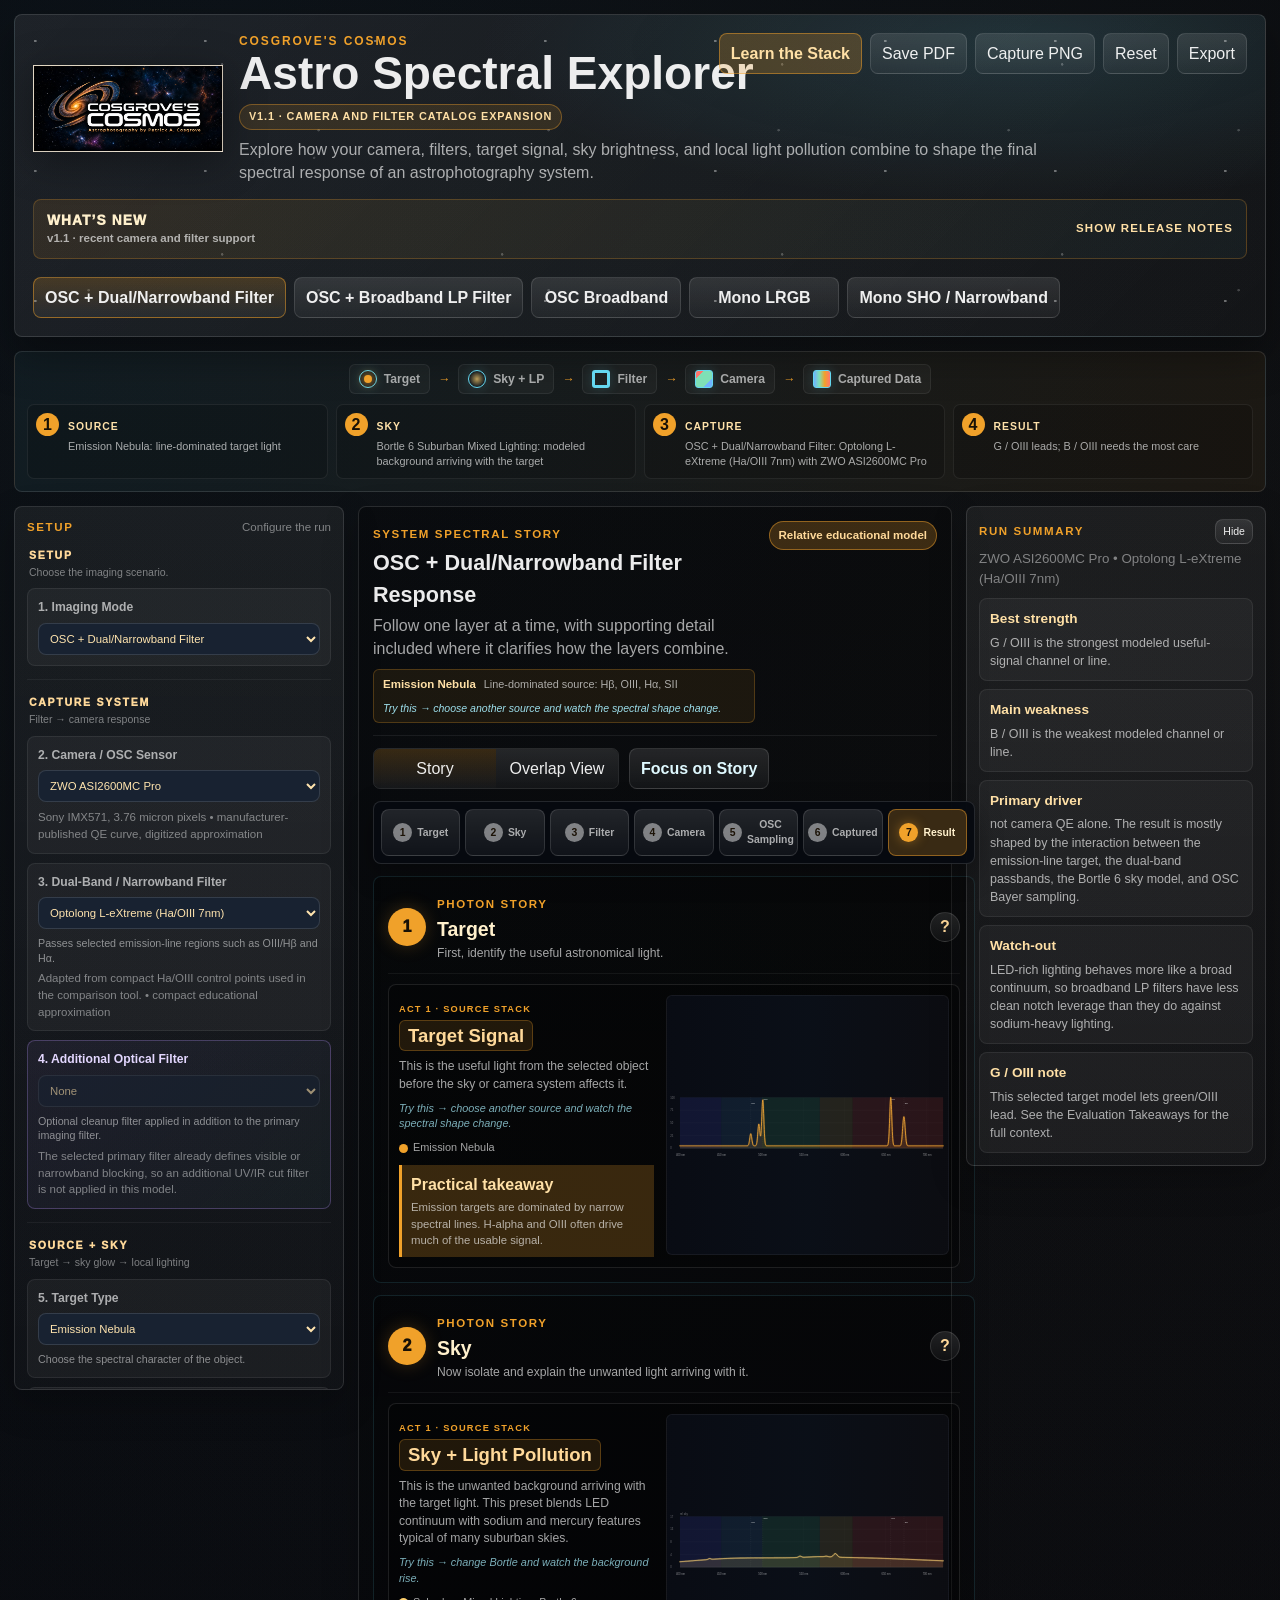
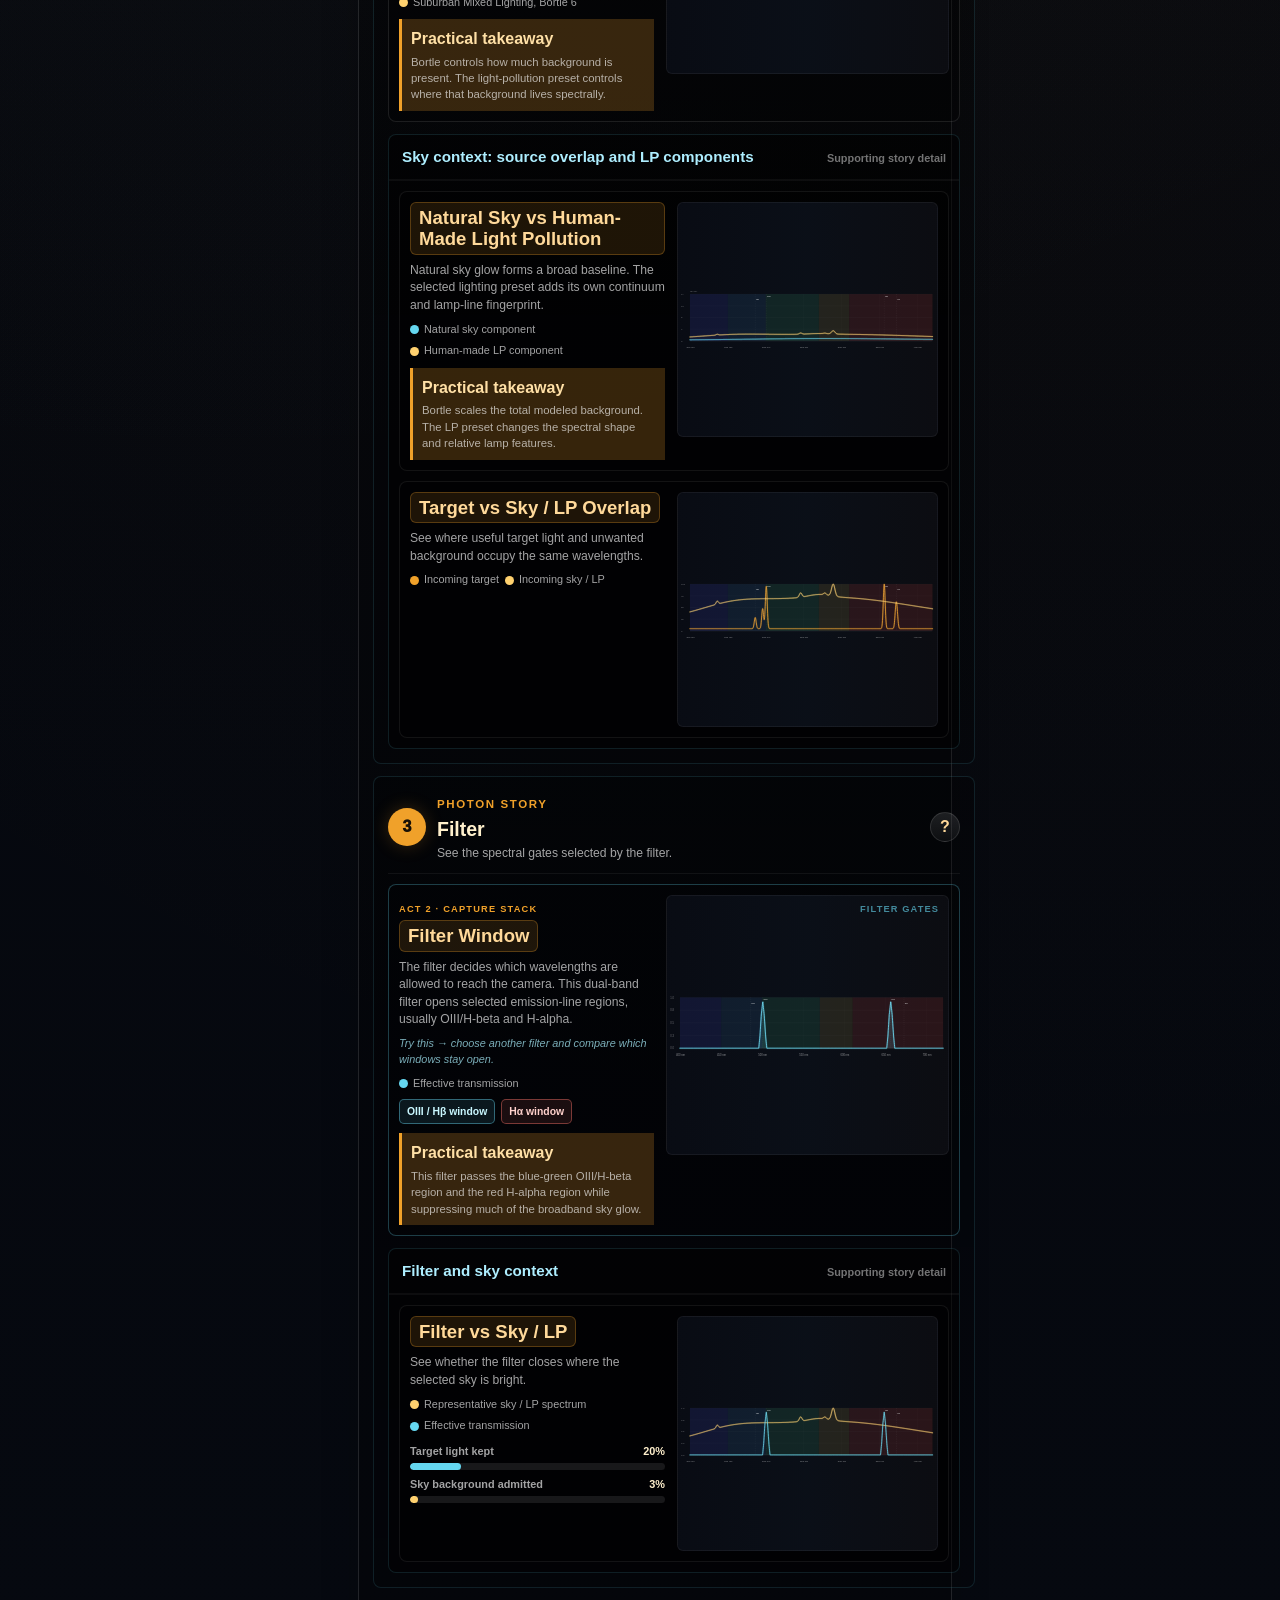
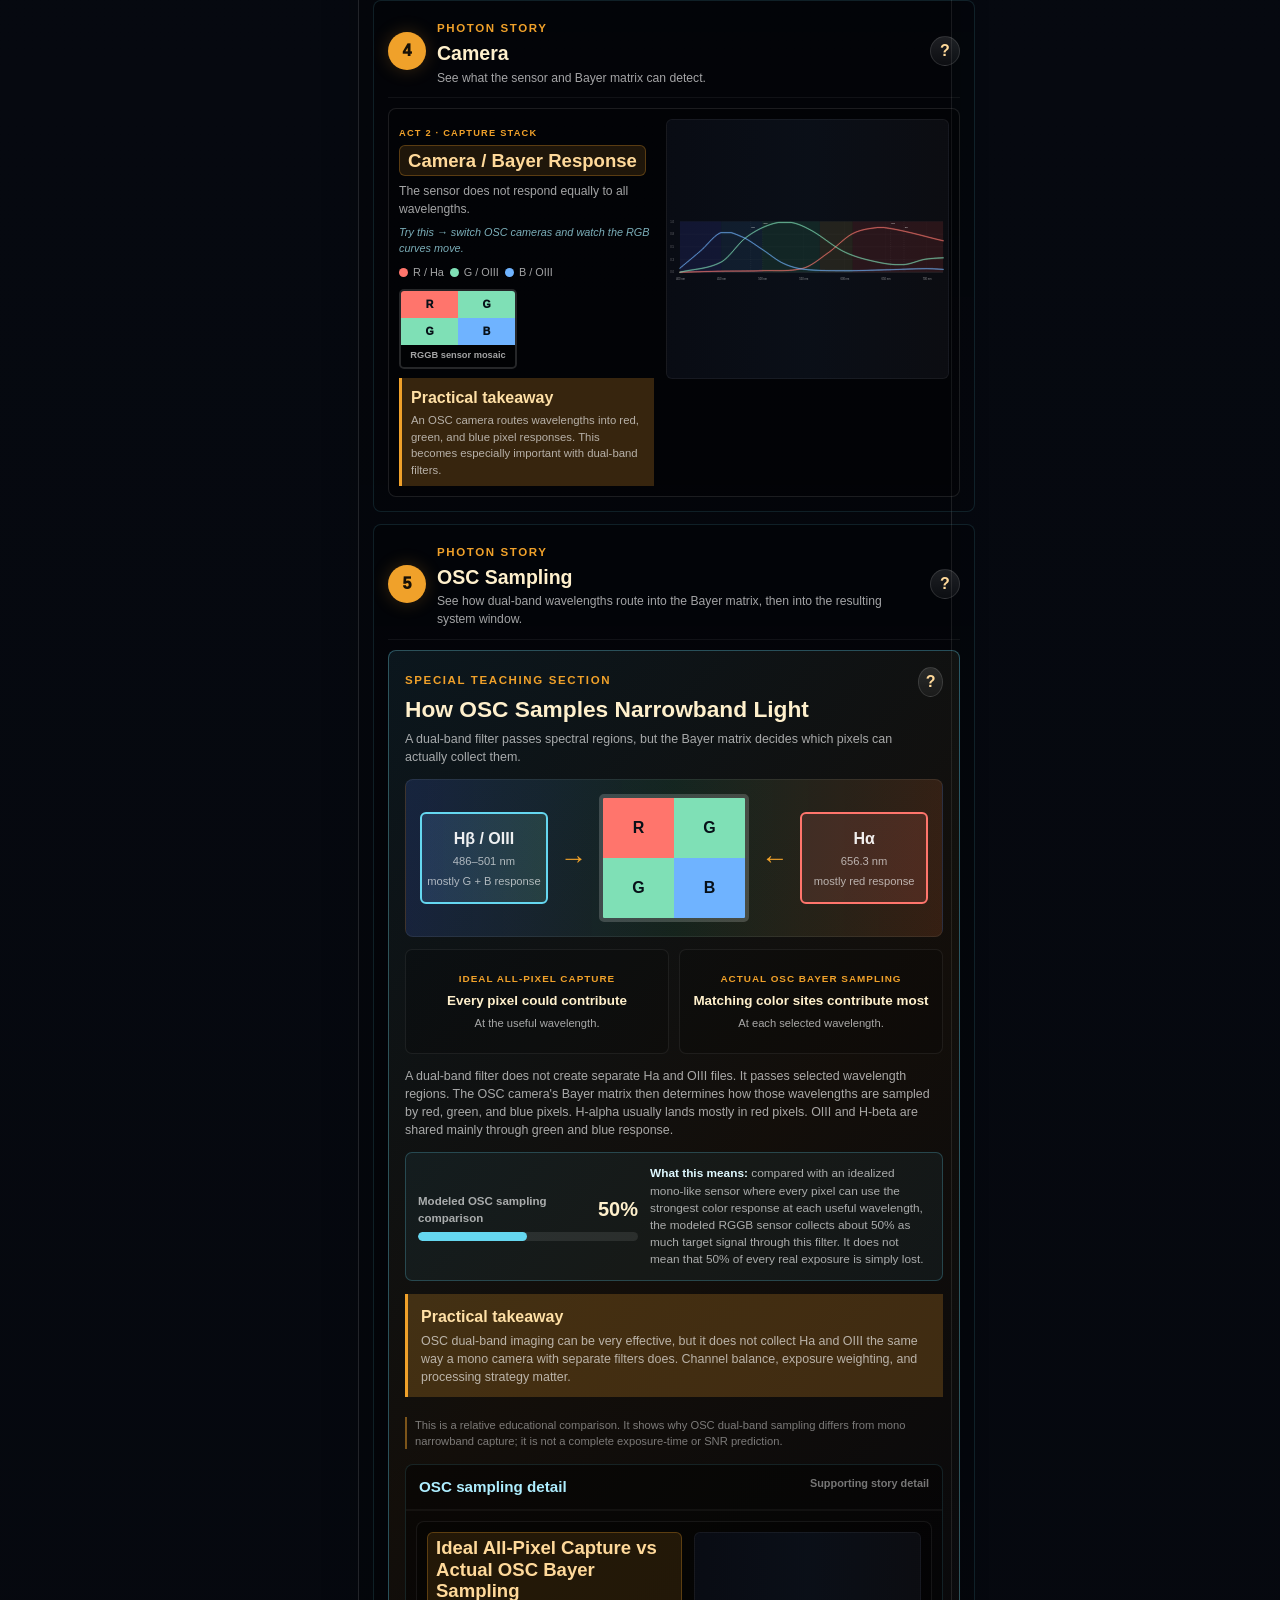
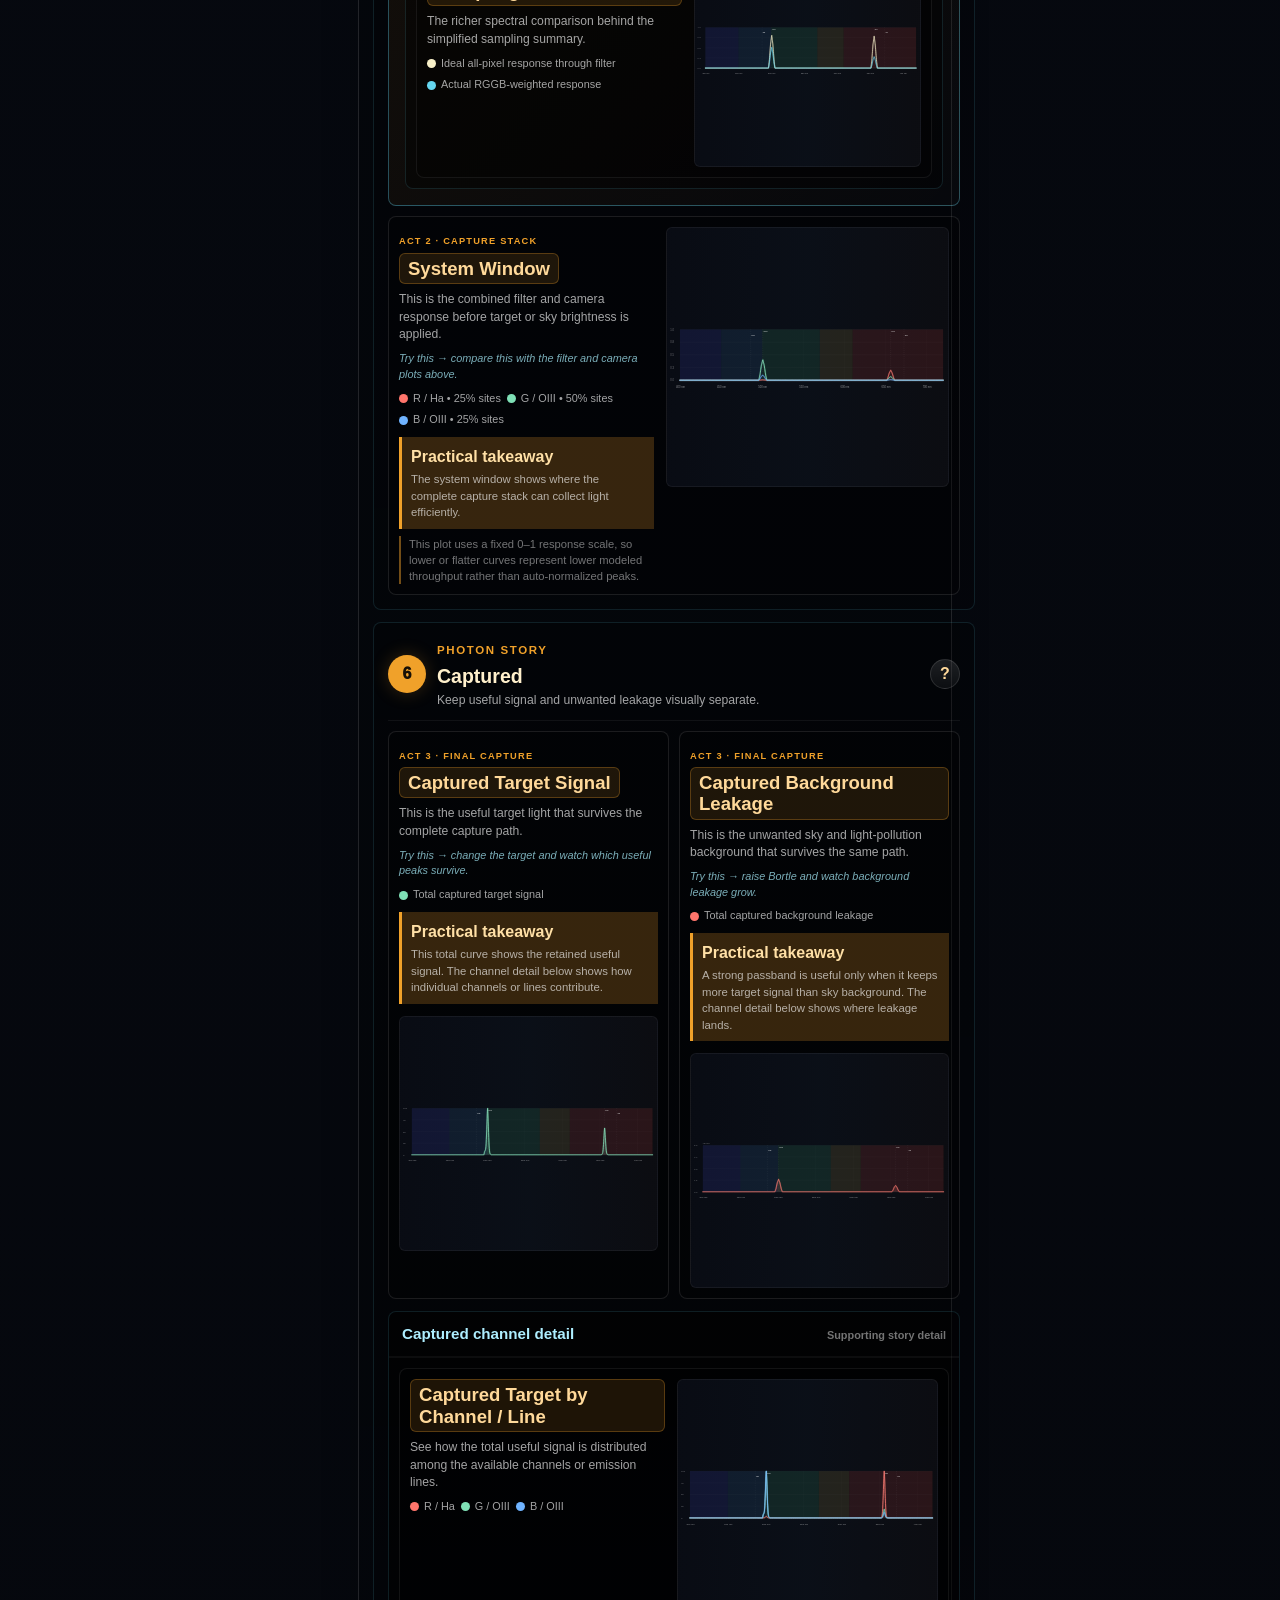
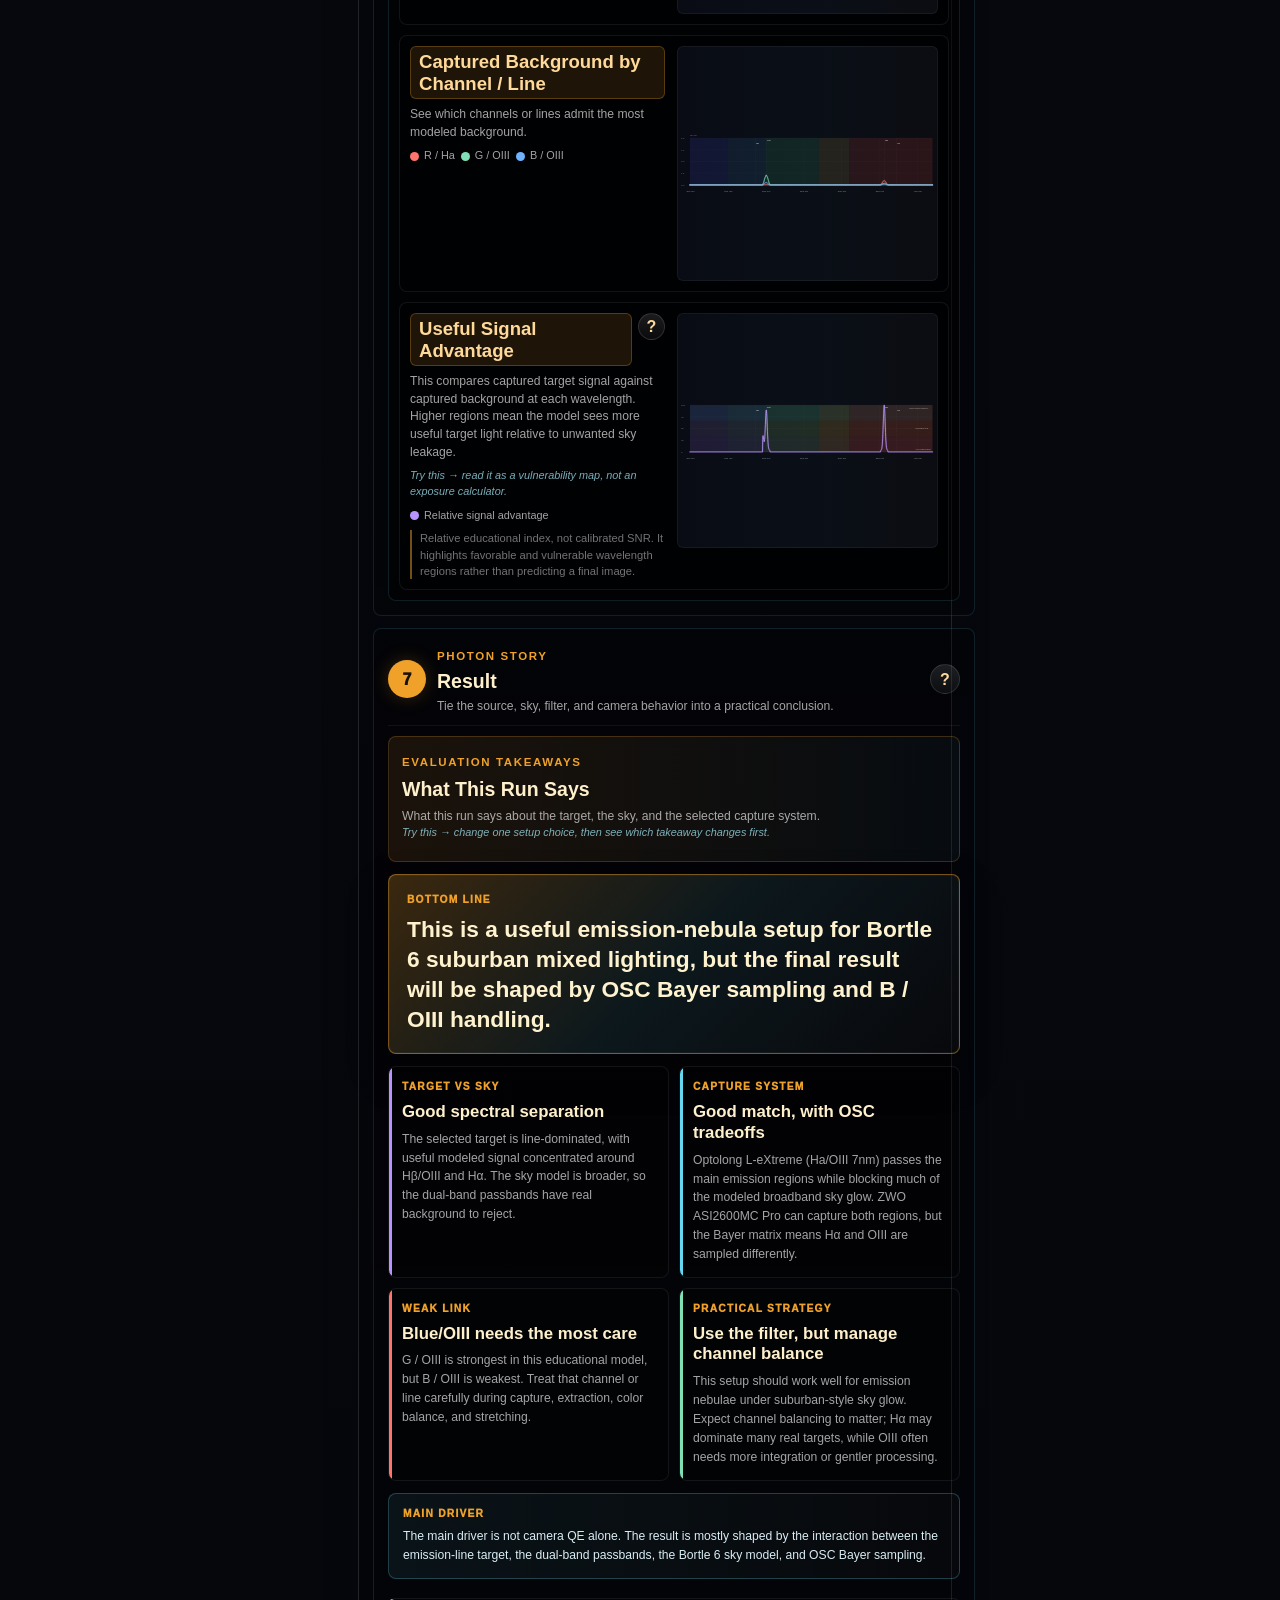
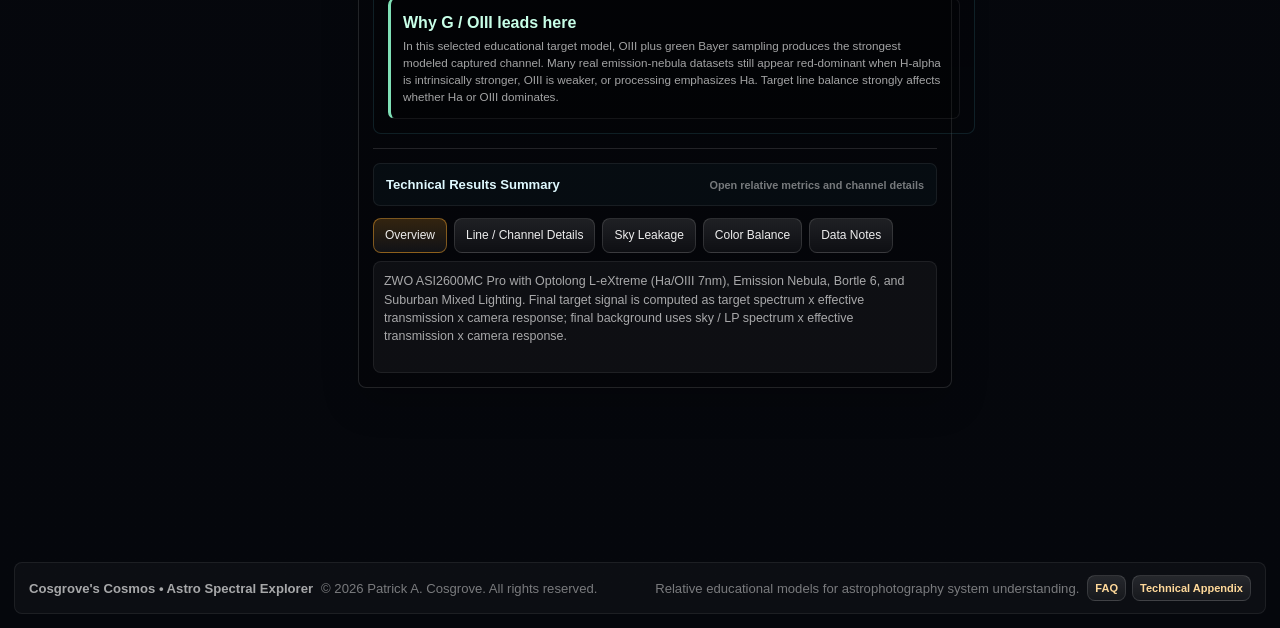
<file: Astro-Spectral-Explorer/index.html>
<!DOCTYPE html>
<html lang="en">
<head>
  <meta charset="UTF-8">
  <meta name="viewport" content="width=device-width, initial-scale=1.0">
  <title>Astro Spectral Explorer</title>
  <link rel="stylesheet" href="./styles.css">
</head>
<body>
  <div class="app-shell">
    <header class="cc-header">
      <div class="brand-lockup">
        <img src="./cosgroves-cosmos-logo.webp?brand=20261128" alt="Cosgrove's Cosmos logo" class="brand-logo">
        <div>
          <div class="site-name">Cosgrove's Cosmos</div>
          <h1>Astro Spectral Explorer</h1>
          <div class="tool-version-badge">v1.1 · Camera and filter catalog expansion</div>
          <p>Explore how your camera, filters, target signal, sky brightness, and local light pollution combine to shape the final spectral response of an astrophotography system.</p>
        </div>
      </div>
      <div class="header-actions">
        <button id="openHelp" class="learn-button" type="button">Learn the Stack</button>
        <button id="printBtn" type="button">Save PDF</button>
        <button id="captureBtn" type="button">Capture PNG</button>
        <button id="resetBtn" type="button">Reset</button>
        <button id="exportBtn" type="button">Export</button>
      </div>
      <details class="release-notes-card">
        <summary>
          <div>
            <div class="release-notes-title">What’s New</div>
            <div class="release-notes-meta">v1.1 · recent camera and filter support</div>
          </div>
          <div class="summary-meta">Show release notes</div>
        </summary>
        <div class="release-notes-body">
          <div class="release-notes-intro">This release imports the latest System Compare and Exposure Explorer catalog work into the spectral-response teaching view, with weak-proxy items called out where the source data is less complete.</div>
          <div class="release-notes-grid">
            <div class="release-note-block">
              <h4>New cameras</h4>
              <ul>
                <li>QHY247C, marked as weak QE-proxy support</li>
                <li>QHY183C</li>
                <li>QHY MiniCam8M and MiniCam8C</li>
                <li>ZWO ASI678MM and ASI678MC</li>
                <li>ZWO ASI294MM Pro Bin 1 and Bin 2 readout-mode entries</li>
              </ul>
            </div>
            <div class="release-note-block">
              <h4>New filter support</h4>
              <ul>
                <li>Baader IR-Cut Moon & Skyglow Neodymium</li>
                <li>SVBONY SV260 Multi-Bandpass, marked as estimated / provisional spectral support</li>
                <li>SVBONY SV220 Ha/OIII 7nm</li>
                <li>SVBONY SV220 SII/OIII 7nm</li>
                <li>SVBONY SV220 Ha/OIII + SII/OIII combo workflow</li>
              </ul>
            </div>
            <div class="release-note-block">
              <h4>Model notes</h4>
              <ul>
                <li>Spectral Explorer now mirrors the new camera and filter choices added to System Compare and Exposure Explorer.</li>
                <li>ASI294MM Pro Bin 1 is treated as a distinct readout mode rather than ordinary software binning.</li>
                <li>Weak or estimated curves remain labeled in the UI so they are not mistaken for lab-grade spectral measurements.</li>
              </ul>
            </div>
          </div>
        </div>
      </details>
      <div class="mode-bar" id="modeBar" aria-label="Imaging mode"></div>
    </header>

    <section class="photon-ribbon" aria-label="Selected photon path">
      <div class="photon-path">
        <span class="photon-node node-target"><b></b><em>Target</em></span><i>→</i>
        <span class="photon-node node-sky"><b></b><em>Sky + LP</em></span><i>→</i>
        <span class="photon-node node-filter"><b></b><em>Filter</em></span><i>→</i>
        <span class="photon-node node-camera"><b></b><em>Camera</em></span><i>→</i>
        <span class="photon-node node-data"><b></b><em>Captured Data</em></span>
      </div>
      <div id="storyRibbon" class="ribbon-cards"></div>
    </section>

    <main id="workspace" class="workspace">
      <aside class="setup-panel">
        <div class="panel-heading"><span>Setup</span><small>Configure the run</small></div>
        <div class="setup-group">
          <div class="setup-group-heading"><span>SETUP</span><small>Choose the imaging scenario.</small></div>
          <section class="control-card"><label for="modeSelect">1. Imaging Mode</label><select id="modeSelect"></select></section>
        </div>
        <div class="setup-group">
          <div class="setup-group-heading"><span>CAPTURE SYSTEM</span><small>Filter → camera response</small></div>
          <section class="control-card"><label id="cameraControlLabel" for="cameraSelect">2. Camera / OSC Sensor</label><select id="cameraSelect"></select><p id="cameraNote"></p></section>
          <section class="control-card"><label id="filterControlLabel" for="filterSelect">3. Dual-Band / Narrowband Filter</label><select id="filterSelect"></select><p id="filterHelper" class="control-helper"></p><p id="filterNote"></p></section>
          <section class="control-card cleanup-control"><label id="additionalFilterControlLabel" for="additionalFilterSelect">4. Additional Optical Filter</label><select id="additionalFilterSelect"></select><p id="additionalFilterHelper" class="control-helper">Optional cleanup filter applied in addition to the primary imaging filter.</p><p id="additionalFilterNote"></p></section>
        </div>
        <div class="setup-group">
          <div class="setup-group-heading"><span>SOURCE + SKY</span><small>Target → sky glow → local lighting</small></div>
          <section class="control-card"><label for="targetSelect">5. Target Type</label><select id="targetSelect"></select><p class="control-helper">Choose the spectral character of the object.</p></section>
          <section class="control-card"><label for="bortleSelect">6. Sky Brightness</label><select id="bortleSelect"></select><p class="control-helper">Sets the modeled background level.</p></section>
          <section class="control-card"><label for="lpSelect">7. Light Pollution</label><select id="lpSelect"></select><p class="control-helper">Sets the modeled local spectral fingerprint.</p></section>
        </div>
        <div class="setup-group advanced-group">
          <div class="setup-group-heading"><span>ADVANCED</span><small>Optional refinements</small></div>
          <details class="advanced-card">
            <summary>8. Advanced Options</summary>
            <div class="advanced-grid">
              <label><span>Filter center shift <output id="centerShiftValue">0.0 nm</output></span><small>Moves every filter passband left or right in wavelength.</small><input id="centerShift" type="range" min="-8" max="8" value="0" step="0.5"></label>
              <label><span>Transmission scaling <output id="transmissionScaleValue">100%</output></span><small>Scales the modeled peak transmission of the active filter.</small><input id="transmissionScale" type="range" min="60" max="115" value="100"></label>
              <label><span>Moon phase <output id="moonPhaseValue">15%</output></span><small>Raises the broadband sky-background estimate.</small><input id="moonPhase" type="range" min="0" max="100" value="15"></label>
              <label><span>Aerosol / haze <output id="hazeValue">20%</output></span><small>Raises modeled scattered sky and light-pollution background.</small><input id="haze" type="range" min="0" max="100" value="20"></label>
              <label class="check"><input id="normalizeRows" type="checkbox" checked> Normalize each row independently</label>
              <label class="check"><input id="showAllLabels" type="checkbox"> Show all spectral labels</label>
              <label class="check"><input id="extendRange" type="checkbox"> Show extended sensor range</label>
            </div>
          </details>
          <details class="advanced-card"><summary>9. Custom LP Mix</summary><div id="customMix" class="advanced-grid"></div></details>
        </div>
      </aside>

      <section class="story-panel">
        <div class="story-intro">
          <div>
            <span class="eyebrow">System Spectral Story</span>
            <h2 id="storyTitle">System Spectral Story</h2>
            <p>Follow one layer at a time, with supporting detail included where it clarifies how the layers combine.</p>
            <div id="targetBadge" class="target-badge"></div>
          </div>
          <div class="data-badge">Relative educational model</div>
        </div>
        <div class="view-toolbar">
          <div class="segmented" aria-label="Plot view">
            <button id="storyViewBtn" type="button" class="active">Story</button>
            <button id="overlayViewBtn" type="button" title="Compare where spectral layers overlap">Overlap View</button>
          </div>
          <button id="focusModeBtn" class="focus-button" type="button">Focus on Story</button>
          <div id="overlayControls" class="overlay-controls" hidden></div>
        </div>
        <div id="storyStack" class="story-stack"></div>

        <details class="results-summary">
          <summary><span>Technical Results Summary</span><small>Open relative metrics and channel details</small></summary>
          <div class="technical-results-body">
            <div id="metricCards" class="metric-grid"></div>
            <div id="channelCards" class="channel-summary"></div>
          </div>
        </details>

        <div class="tabs">
          <div class="tab-buttons" id="tabButtons"></div>
          <div class="tab-body" id="tabBody"></div>
        </div>
      </section>

      <aside id="takeawayPanel" class="interpretation-panel">
        <div class="panel-heading"><span>Run Summary</span><button id="toggleTakeaway" type="button" aria-label="Hide run summary panel">Hide</button></div>
        <small id="activeSummary">Default system</small>
        <div id="interpretationCards" class="interpretation-stack"></div>
      </aside>
      <button id="showTakeaway" class="show-takeaway" type="button" hidden>Show Summary</button>
    </main>

    <footer class="cc-footer">
      <div><strong>Cosgrove's Cosmos • Astro Spectral Explorer</strong><span>© 2026 Patrick A. Cosgrove. All rights reserved.</span></div>
      <div><span>Relative educational models for astrophotography system understanding.</span><nav aria-label="Publication information"><button id="openFaqFooter" type="button">FAQ</button><button id="openAppendixFooter" type="button">Technical Appendix</button></nav></div>
    </footer>
  </div>

  <div id="tooltip" class="tooltip" role="status"></div>
  <div id="helpModal" class="cc-help-modal" aria-hidden="true">
    <div class="cc-help-backdrop" data-help-close></div>
    <section class="cc-help-panel" role="dialog" aria-modal="true" aria-labelledby="help-modal-title">
      <header class="cc-help-header">
        <div><div class="cc-help-kicker">Cosgrove's Cosmos Guide</div><h2 id="help-modal-title">Learn the Spectral Stack</h2><p>Follow the light from the sky, through the filter and camera, into your final data.</p></div>
        <button class="cc-help-close" data-help-close aria-label="Close help">×</button>
      </header>
      <div class="cc-help-body">
        <nav id="helpSteps" class="cc-help-steps" aria-label="Help topics"></nav>
        <main id="helpStage" class="cc-help-slide-stage"></main>
      </div>
      <footer class="cc-help-footer"><button id="helpPrev" type="button">Previous</button><div class="help-support-links"><button id="openFaqHelp" type="button">FAQ</button><div id="helpDots" class="cc-help-dots"></div><button id="openAppendixHelp" type="button">Technical Appendix</button></div><button id="helpNext" type="button">Next</button></footer>
    </section>
  </div>

  <div id="faqModal" class="cc-info-modal" aria-hidden="true">
    <div class="cc-info-backdrop" data-info-close="faqModal"></div>
    <section class="cc-info-panel faq-panel" role="dialog" aria-modal="true" aria-labelledby="faq-title">
      <header class="cc-info-header">
        <div><div class="cc-info-kicker">Cosgrove's Cosmos Guide</div><h2 id="faq-title">Frequently Asked Questions</h2><p>Quick answers about what the tool does, how to read it, and what the results mean.</p></div>
        <button class="cc-info-close" data-info-close="faqModal" aria-label="Close FAQ">×</button>
      </header>
      <main id="faqBody" class="cc-info-body faq-body"></main>
    </section>
  </div>

  <div id="appendixModal" class="cc-info-modal" aria-hidden="true">
    <div class="cc-info-backdrop" data-info-close="appendixModal"></div>
    <section class="cc-info-panel appendix-panel" role="dialog" aria-modal="true" aria-labelledby="appendix-title">
      <header class="cc-info-header">
        <div><div class="cc-info-kicker">Cosgrove's Cosmos Reference</div><h2 id="appendix-title">Technical Appendix</h2><p>Model architecture, equations, assumptions, data quality, limitations, copyright, and intended use.</p></div>
        <button class="cc-info-close" data-info-close="appendixModal" aria-label="Close Technical Appendix">×</button>
      </header>
      <div class="appendix-layout">
        <nav id="appendixNav" class="appendix-nav" aria-label="Technical Appendix sections"></nav>
        <main id="appendixBody" class="cc-info-body appendix-body"></main>
      </div>
    </section>
  </div>
  <script src="./app.js"></script>
</body>
</html>
</file>
<file: Astro-Spectral-Explorer/styles.css>
:root {
  --cc-bg: #070a10;
  --cc-bg-2: #0b111b;
  --cc-panel: rgba(255,255,255,0.045);
  --cc-panel-strong: rgba(255,255,255,0.075);
  --cc-border: rgba(255,255,255,0.12);
  --cc-border-soft: rgba(255,255,255,0.07);
  --cc-text: rgba(255,255,255,0.92);
  --cc-muted: rgba(255,255,255,0.64);
  --cc-dim: rgba(255,255,255,0.45);
  --cc-accent: #f0a12a;
  --cc-accent-soft: rgba(240,161,42,0.22);
  --cc-accent-line: rgba(240,161,42,0.48);
  --cc-cyan: #65d7f0;
  --cc-green: #7fe0b6;
  --cc-red: #ff756c;
  --cc-blue: #6fb3ff;
  --cc-purple: #b994ff;
  --font: -apple-system, BlinkMacSystemFont, "Segoe UI", Roboto, Helvetica, Arial, sans-serif;
}

* { box-sizing: border-box; }
[hidden] { display: none !important; }
html, body { min-height: 100%; margin: 0; }
body {
  background:
    radial-gradient(circle at 18% 0%, rgba(41,105,145,0.09), transparent 24%),
    radial-gradient(circle at 82% 8%, rgba(135,84,20,0.08), transparent 26%),
    linear-gradient(180deg, #05070c, #060910 38%, #05070c 100%);
  color: var(--cc-text);
  font-family: var(--font);
  line-height: 1.45;
}

button, select, input { font: inherit; }
button {
  color: var(--cc-text);
  background: linear-gradient(180deg, rgba(255,255,255,0.11), rgba(255,255,255,0.045));
  border: 1px solid var(--cc-border);
  border-radius: 8px;
  padding: 8px 11px;
  cursor: pointer;
}
button:hover, button.active { border-color: var(--cc-accent-line); background: linear-gradient(180deg, rgba(240,161,42,0.2), rgba(255,255,255,0.055)); }
button:disabled { opacity: 0.62; cursor: wait; }
.capture-button {
  color: #ffe2ab;
  border-color: var(--cc-accent-line);
  background: linear-gradient(180deg, rgba(240,161,42,0.24), rgba(240,161,42,0.08));
  font-weight: 800;
}
select, input[type="range"] {
  width: 100%;
}
select {
  color: #ffe4ae;
  background: #182231;
  border: 1px solid var(--cc-border);
  border-radius: 8px;
  padding: 8px 10px;
}

.app-shell {
  max-width: 1680px;
  margin: 0 auto;
  padding: 14px;
}
.cc-header {
  position: relative;
  border: 1px solid var(--cc-border);
  border-radius: 8px;
  background:
    linear-gradient(135deg, rgba(255,255,255,0.075), rgba(255,255,255,0.025)),
    radial-gradient(circle at 78% 15%, rgba(240,161,42,0.14), transparent 36%);
  padding: 18px;
  box-shadow: 0 18px 42px rgba(0,0,0,0.34);
}
.brand-lockup { display: grid; grid-template-columns: 86px minmax(0, 1fr); gap: 16px; align-items: center; max-width: 1040px; }
.brand-logo { width: 86px; max-height: 86px; object-fit: contain; filter: drop-shadow(0 8px 20px rgba(0,0,0,0.35)); }
.site-name { color: var(--cc-accent); font-size: 0.75rem; font-weight: 900; letter-spacing: 0.16em; text-transform: uppercase; }
h1, h2, h3, p { margin-top: 0; }
h1 { margin-bottom: 6px; font-size: clamp(1.8rem, 3.6vw, 3.15rem); line-height: 1.02; letter-spacing: 0; }
.tool-version-badge {
  display: inline-flex;
  align-items: center;
  gap: 7px;
  margin: 0 0 8px;
  padding: 4px 9px;
  border: 1px solid rgba(240,161,42,0.38);
  border-radius: 999px;
  color: #ffe0a6;
  background: rgba(240,161,42,0.12);
  font-size: 0.68rem;
  font-weight: 900;
  letter-spacing: 0.08em;
  text-transform: uppercase;
}
.cc-header p { color: var(--cc-muted); max-width: 820px; margin-bottom: 0; }
.header-actions { position: absolute; top: 18px; right: 18px; display: flex; gap: 8px; }
.release-notes-card {
  margin-top: 14px;
  border: 1px solid rgba(240,161,42,0.24);
  border-radius: 8px;
  background: linear-gradient(135deg, rgba(240,161,42,0.10), rgba(101,215,240,0.045));
  overflow: hidden;
}
.release-notes-card > summary {
  list-style: none;
  display: flex;
  align-items: center;
  justify-content: space-between;
  gap: 16px;
  padding: 11px 13px;
  cursor: pointer;
  user-select: none;
}
.release-notes-card > summary::-webkit-details-marker { display: none; }
.release-notes-title {
  color: #fff0cc;
  font-size: 0.86rem;
  font-weight: 950;
  letter-spacing: 0.08em;
  text-transform: uppercase;
}
.release-notes-meta,
.summary-meta {
  color: var(--cc-muted);
  font-size: 0.72rem;
  font-weight: 800;
}
.summary-meta {
  flex: 0 0 auto;
  color: #ffe0a6;
  text-transform: uppercase;
  letter-spacing: 0.10em;
}
.release-notes-card[open] .summary-meta { color: var(--cc-cyan); }
.release-notes-body {
  border-top: 1px solid rgba(255,255,255,0.08);
  padding: 13px;
}
.release-notes-intro {
  max-width: 960px;
  color: var(--cc-muted);
  font-size: 0.78rem;
  line-height: 1.5;
  margin-bottom: 10px;
}
.release-notes-grid {
  display: grid;
  grid-template-columns: repeat(3, minmax(0, 1fr));
  gap: 10px;
}
.release-note-block {
  border: 1px solid var(--cc-border-soft);
  border-radius: 8px;
  background: rgba(0,0,0,0.18);
  padding: 11px;
}
.release-note-block h4 {
  margin: 0 0 7px;
  color: #aeeeff;
  font-size: 0.78rem;
  letter-spacing: 0.08em;
  text-transform: uppercase;
}
.release-note-block ul {
  margin: 0;
  padding-left: 18px;
  display: grid;
  gap: 5px;
}
.release-note-block li {
  color: var(--cc-text);
  font-size: 0.76rem;
  line-height: 1.38;
}
.mode-bar { display: flex; flex-wrap: wrap; gap: 8px; margin-top: 18px; }
.mode-bar button { min-width: 150px; font-weight: 800; }

.workspace {
  display: grid;
  grid-template-columns: 300px minmax(0, 1fr) 310px;
  gap: 14px;
  margin-top: 14px;
  padding-bottom: 160px;
  align-items: start;
}
.setup-panel, .interpretation-panel, .story-panel {
  border: 1px solid var(--cc-border);
  border-radius: 8px;
  background: linear-gradient(180deg, rgba(255,255,255,0.055), rgba(255,255,255,0.026));
  box-shadow: 0 14px 36px rgba(0,0,0,0.22);
}
.setup-panel, .interpretation-panel {
  position: sticky;
  top: 8px;
  max-height: calc(100vh - 16px);
  overflow-y: auto;
  overscroll-behavior: contain;
  scrollbar-color: rgba(240,161,42,0.55) rgba(255,255,255,0.055);
  padding: 12px;
}
.story-panel {
  min-width: 0;
  padding: 14px;
}
.panel-heading { display: flex; justify-content: space-between; gap: 10px; align-items: baseline; margin-bottom: 10px; }
.panel-heading span, .eyebrow { color: var(--cc-accent); font-size: 0.72rem; font-weight: 900; letter-spacing: 0.14em; text-transform: uppercase; }
.panel-heading small { color: var(--cc-dim); font-size: 0.72rem; }
.setup-group {
  margin: 0 0 13px;
  padding: 0 0 4px;
  border-bottom: 1px solid rgba(255,255,255,0.055);
}
.setup-group:last-child { margin-bottom: 0; border-bottom: 0; padding-bottom: 0; }
.setup-group-heading {
  display: grid;
  gap: 2px;
  margin: 0 0 8px;
  padding: 2px 2px 0;
}
.setup-group-heading span {
  color: #ffd99a;
  font-size: 0.66rem;
  font-weight: 950;
  letter-spacing: 0.16em;
}
.setup-group-heading small {
  color: var(--cc-dim);
  font-size: 0.66rem;
}

.control-card, .advanced-card {
  border: 1px solid var(--cc-border-soft);
  border-radius: 8px;
  background: var(--cc-panel);
  padding: 10px;
  margin-bottom: 9px;
}
.control-card label { display: block; color: var(--cc-muted); font-size: 0.76rem; font-weight: 800; margin-bottom: 6px; }
.control-card p { color: var(--cc-dim); font-size: 0.72rem; margin: 7px 0 0; }
.control-card .control-helper {
  color: rgba(255,255,255,0.5);
  font-size: 0.67rem;
  line-height: 1.35;
}
.control-card .control-helper + p { margin-top: 5px; }
.advanced-card summary { cursor: pointer; color: var(--cc-muted); font-weight: 900; font-size: 0.8rem; }
.advanced-grid { display: grid; gap: 10px; margin-top: 10px; }
.advanced-grid label { display: grid; gap: 5px; color: var(--cc-muted); font-size: 0.75rem; }
.advanced-grid .check { display: flex; align-items: center; gap: 8px; }
.advanced-grid .check input { width: auto; }

.story-intro {
  display: flex;
  justify-content: space-between;
  gap: 14px;
  align-items: start;
  border-bottom: 1px solid var(--cc-border-soft);
  padding-bottom: 12px;
  margin-bottom: 12px;
}
.story-intro h2 { margin: 3px 0 4px; font-size: 1.35rem; }
.story-intro p { color: var(--cc-muted); margin-bottom: 0; max-width: 780px; }
.data-badge {
  white-space: nowrap;
  color: #ffd99a;
  border: 1px solid var(--cc-accent-line);
  background: var(--cc-accent-soft);
  border-radius: 999px;
  padding: 5px 9px;
  font-size: 0.72rem;
  font-weight: 900;
}

.story-stack { display: grid; gap: 12px; }
.story-section {
  border: 1px solid var(--cc-border);
  border-radius: 8px;
  background:
    linear-gradient(180deg, rgba(101,215,240,0.06), rgba(255,255,255,0.018));
  padding: 10px 11px;
}
.story-section h3 {
  margin: 0 0 3px;
  color: #fff1cf;
  font-size: 0.95rem;
}
.story-section p {
  color: var(--cc-muted);
  margin: 0;
  font-size: 0.78rem;
}
.plot-row {
  display: grid;
  grid-template-columns: minmax(175px, 250px) minmax(0, 1fr);
  gap: 12px;
  align-items: stretch;
  border: 1px solid var(--cc-border-soft);
  border-radius: 8px;
  background: rgba(255,255,255,0.028);
  padding: 10px;
}
.row-copy h3 {
  display: inline-flex;
  margin: 0 0 7px;
  padding: 4px 8px;
  border: 1px solid rgba(240,161,42,0.28);
  border-radius: 6px;
  background: rgba(240,161,42,0.12);
  color: #ffd99a;
  font-size: 1.06rem;
  line-height: 1.15;
  font-weight: 900;
}
.row-title-line { display: flex; align-items: start; justify-content: space-between; gap: 6px; }
.row-title-line .section-help { flex: 0 0 27px; width: 27px; height: 27px; }
.row-copy p { color: var(--cc-muted); font-size: 0.76rem; margin-bottom: 7px; }
.plot-hint {
  margin: 0 0 8px !important;
  color: rgba(157,223,236,0.78) !important;
  font-style: italic;
  font-size: 0.68rem !important;
  line-height: 1.45;
}
.row-kicker {
  display: inline-flex;
  color: var(--cc-accent);
  font-size: 0.58rem;
  font-weight: 900;
  letter-spacing: 0.13em;
  text-transform: uppercase;
  margin-bottom: 4px;
}
.row-question {
  color: rgba(255,255,255,0.82);
  font-size: 0.74rem;
  font-weight: 800;
  margin-bottom: 4px;
}
.context-note {
  margin-top: 7px;
  border-left: 2px solid var(--cc-accent-line);
  padding-left: 8px;
  color: var(--cc-dim);
  font-size: 0.7rem;
}
.row-legend { display: flex; flex-wrap: wrap; gap: 6px; }
.legend-chip { display: inline-flex; align-items: center; gap: 5px; color: var(--cc-muted); font-size: 0.68rem; }
.legend-chip::before { content: ""; width: 9px; height: 9px; border-radius: 50%; background: var(--chip-color); }
.plot-wrap { min-width: 0; position: relative; }
.plot-svg {
  display: block;
  width: 100%;
  height: 218px;
  border-radius: 6px;
  background:
    linear-gradient(90deg, rgba(86,70,255,0.15), rgba(78,162,255,0.11) 22%, rgba(83,231,156,0.1) 43%, rgba(245,222,88,0.11) 61%, rgba(255,130,62,0.12) 78%, rgba(255,55,55,0.13)),
    rgba(0,0,0,0.16);
  border: 1px solid rgba(255,255,255,0.055);
}
.axis-label { fill: rgba(255,255,255,0.54); font-size: 10px; }
.axis-value { fill: rgba(255,255,255,0.42); font-size: 10px; }
.line-label { fill: rgba(255,255,255,0.68); font-size: 9px; font-weight: 800; }

.metric-grid { display: grid; gap: 8px; }
.metric-card, .interpretation-card, .tab-body {
  border: 1px solid var(--cc-border-soft);
  border-radius: 8px;
  background: var(--cc-panel);
  padding: 10px;
}
.metric-card span { display: block; color: var(--cc-dim); font-size: 0.68rem; text-transform: uppercase; letter-spacing: 0.1em; font-weight: 900; }
.metric-card strong { display: block; font-size: 1.28rem; margin-top: 2px; }
.metric-card p, .interpretation-card p, .tab-body p { color: var(--cc-muted); font-size: 0.78rem; margin-bottom: 0; }
.interpretation-stack { display: grid; gap: 8px; margin-top: 10px; }
.interpretation-card h3 { color: #ffe0a6; font-size: 0.85rem; margin-bottom: 5px; }

.tabs { margin-top: 12px; }
.tab-buttons { display: flex; flex-wrap: wrap; gap: 7px; margin-bottom: 8px; }
.tab-buttons button { font-size: 0.75rem; }
.tab-body { min-height: 112px; }
.detail-grid { display: grid; grid-template-columns: repeat(auto-fit, minmax(150px, 1fr)); gap: 8px; }
.detail-card {
  border: 1px solid var(--cc-border-soft);
  border-radius: 8px;
  background: rgba(255,255,255,0.035);
  padding: 9px;
}
.detail-card h4 { margin: 0 0 6px; color: #fff2cf; font-size: 0.82rem; }
.bar { height: 7px; border-radius: 999px; background: rgba(255,255,255,0.09); overflow: hidden; margin: 5px 0; }
.bar i { display: block; height: 100%; background: linear-gradient(90deg, var(--cc-accent), var(--cc-cyan)); }

.cc-footer {
  margin-top: 14px;
  border: 1px solid var(--cc-border-soft);
  border-radius: 8px;
  padding: 12px 14px;
  display: flex;
  justify-content: space-between;
  gap: 18px;
  color: var(--cc-muted);
  background: rgba(255,255,255,0.03);
  font-size: 0.82rem;
}
.cc-footer div { display: flex; flex-wrap: wrap; align-items: center; gap: 8px; }
.cc-footer div:last-child { justify-content: flex-end; }
.cc-footer strong { color: var(--cc-muted); }
.cc-footer span { color: var(--cc-dim); margin: 0; }
.cc-footer nav { display: flex; gap: 6px; }
.cc-footer button { padding: 4px 7px; color: #ffd99a; font-size: 0.69rem; font-weight: 800; }

.tooltip {
  position: fixed;
  z-index: 20;
  display: none;
  pointer-events: none;
  max-width: 270px;
  border: 1px solid var(--cc-accent-line);
  border-radius: 8px;
  background: rgba(9,13,20,0.96);
  color: var(--cc-text);
  padding: 8px 10px;
  box-shadow: 0 14px 32px rgba(0,0,0,0.44);
  font-size: 0.75rem;
}

body.capture-mode {
  width: 1680px;
  min-width: 1680px;
  background: #070a10;
}
body.capture-mode .app-shell {
  width: 1680px;
  max-width: none;
}
body.capture-mode .workspace {
  grid-template-columns: 300px minmax(0, 1fr) 310px;
}
body.capture-mode .setup-panel,
body.capture-mode .interpretation-panel {
  position: static;
  top: auto;
}
body.capture-mode .interpretation-panel { grid-column: auto; }
body.capture-mode .plot-row { grid-template-columns: minmax(175px, 250px) minmax(0, 1fr); }
body.capture-mode .story-intro { display: flex; }
body.capture-mode .data-badge { display: block; margin-top: 0; }
body.capture-mode .cc-footer span { display: inline; margin-left: 8px; }
body.capture-mode .header-actions,
body.capture-mode .tooltip {
  visibility: hidden;
}

@media print {
  @page {
    size: A3 landscape;
    margin: 8mm;
  }

  * {
    -webkit-print-color-adjust: exact !important;
    print-color-adjust: exact !important;
  }

  html,
  body {
    width: auto !important;
    min-width: 0 !important;
    min-height: 0;
    height: auto;
    overflow: visible;
    background: #070a10 !important;
  }

  body.print-mode .app-shell {
    width: auto;
    max-width: none;
    height: auto;
    display: block;
    overflow: visible;
    padding: 0;
  }

  body.print-mode .header-actions,
  body.print-mode .tooltip,
  body.print-mode .cc-help-modal,
  body.print-mode .show-takeaway {
    display: none !important;
  }

  body.print-mode .workspace {
    grid-template-columns: 250px minmax(0, 1fr) 270px;
    gap: 10px;
    align-items: start;
    height: auto;
    overflow: visible;
  }

  body.print-mode .setup-panel,
  body.print-mode .interpretation-panel,
  body.print-mode .story-panel {
    height: auto;
    overflow: visible;
    position: static;
    top: auto;
  }

  body.print-mode .interpretation-panel {
    grid-column: auto;
  }

  body.print-mode .cc-header,
  body.print-mode .story-section,
  body.print-mode .plot-row,
  body.print-mode .metric-card,
  body.print-mode .interpretation-card,
  body.print-mode .tabs,
  body.print-mode .cc-footer {
    break-inside: avoid;
    page-break-inside: avoid;
  }

  body.print-mode .plot-svg {
    height: 190px;
  }
}

@media (max-width: 1180px) {
  .workspace { grid-template-columns: 280px minmax(0, 1fr); }
  .interpretation-panel { position: static; grid-column: 1 / -1; }
}
@media (max-width: 820px) {
  html,
  body {
    height: auto;
    overflow: visible;
  }
  .app-shell { height: auto; min-height: 100vh; display: block; overflow: visible; padding: 8px; }
  .brand-lockup { grid-template-columns: 64px minmax(0, 1fr); }
  .brand-logo { width: 64px; }
  .header-actions { position: static; margin-top: 12px; }
  .release-notes-card > summary { align-items: flex-start; flex-direction: column; gap: 6px; }
  .release-notes-grid { grid-template-columns: 1fr; }
  .workspace { grid-template-columns: 1fr; overflow: visible; }
  .setup-panel,
  .interpretation-panel,
  .story-panel { height: auto; overflow: visible; }
  .setup-panel { position: static; max-height: none; }
  .plot-row { grid-template-columns: 1fr; }
  .story-intro { display: block; }
  .data-badge { display: inline-flex; margin-top: 10px; }
  .cc-footer span { display: block; margin: 3px 0 0; }
}

/* v1.0.17 generic UV/IR cleanup layer */
.cleanup-control {
  border-color: rgba(185,148,255,0.28);
  background: linear-gradient(135deg, rgba(185,148,255,0.07), rgba(101,215,240,0.035));
}
.cleanup-control label { color: #e3d7ff; }
.cleanup-control select:disabled { opacity: 0.58; cursor: not-allowed; }
.cleanup-band {
  display: grid;
  grid-template-columns: minmax(70px, 0.7fr) minmax(140px, 1.8fr) minmax(70px, 0.7fr);
  overflow: hidden;
  margin-top: 9px;
  border: 1px solid rgba(185,148,255,0.32);
  border-radius: 6px;
  text-align: center;
  font-size: 0.62rem;
  font-weight: 900;
  text-transform: uppercase;
}
.cleanup-band span { padding: 7px 4px; color: #c9c2d9; background: rgba(185,148,255,0.12); }
.cleanup-band strong { padding: 7px 4px; color: #071018; background: linear-gradient(90deg, #6fb3ff, #7fe0b6, #ffe08a, #ff756c); }
.role-cleanupView { border-color: rgba(185,148,255,0.3) !important; background: linear-gradient(90deg, rgba(185,148,255,0.06), rgba(255,255,255,0.02)); }
.cleanup-zone-label { fill: rgba(225,214,255,0.78); font-size: 9px; font-weight: 950; letter-spacing: 0.08em; }
.visible-zone-label { fill: rgba(223,255,239,0.72); }
.uvir-help-diagram {
  width: min(840px, 100%);
  display: grid;
  grid-template-columns: 0.7fr 2fr 0.7fr;
  overflow: hidden;
  border: 1px solid rgba(185,148,255,0.38);
  border-radius: 8px;
  text-align: center;
  font-weight: 950;
}
.uvir-help-diagram div { display: grid; place-items: center; min-height: 160px; padding: 18px; }
.uvir-help-diagram .blocked { color: #d9cfff; background: rgba(64,45,105,0.48); }
.uvir-help-diagram .visible { color: #071018; background: linear-gradient(90deg, #6fb3ff, #7fe0b6, #ffe08a, #ff756c); }
.uvir-help-diagram p { grid-column: 1 / -1; margin: 0; padding: 12px; color: #ffe0a6; background: rgba(0,0,0,0.24); font-size: 0.78rem; }
@media (max-width: 820px) {
  .uvir-help-diagram { grid-template-columns: 1fr; }
  .uvir-help-diagram div { min-height: 80px; }
  .uvir-help-diagram p { grid-column: auto; }
}

/* Integrated app shell */
.cc-header {
  overflow: hidden;
  background:
    radial-gradient(circle at 12% 20%, rgba(255,255,255,0.38) 0 1px, transparent 1.5px),
    radial-gradient(circle at 32% 72%, rgba(255,255,255,0.2) 0 1px, transparent 1.5px),
    radial-gradient(circle at 74% 26%, rgba(255,255,255,0.24) 0 1px, transparent 1.5px),
    radial-gradient(circle at 88% 68%, rgba(255,255,255,0.16) 0 1px, transparent 1.5px),
    radial-gradient(ellipse at 80% 10%, rgba(101,215,240,0.13), transparent 38%),
    linear-gradient(135deg, rgba(255,255,255,0.075), rgba(255,255,255,0.025));
  background-size: 170px 130px, 230px 160px, 280px 190px, 340px 210px, auto, auto;
}
.learn-button { color: #ffe0a6; border-color: var(--cc-accent-line); background: var(--cc-accent-soft); font-weight: 900; }
.photon-ribbon {
  margin-top: 14px;
  border: 1px solid var(--cc-border);
  border-radius: 8px;
  background: linear-gradient(90deg, rgba(101,215,240,0.06), rgba(240,161,42,0.06));
  padding: 12px;
}
.photon-path { display: flex; align-items: center; justify-content: center; gap: 8px; margin-bottom: 10px; color: var(--cc-muted); font-size: 0.76rem; font-weight: 800; }
.photon-path span { border: 1px solid var(--cc-border-soft); padding: 5px 9px; background: rgba(255,255,255,0.035); border-radius: 6px; }
.photon-path i { color: var(--cc-accent); font-style: normal; }
.ribbon-cards { display: grid; grid-template-columns: repeat(4, 1fr); gap: 8px; }
.ribbon-card { display: grid; grid-template-columns: 25px 1fr; gap: 7px; padding: 8px; border: 1px solid var(--cc-border-soft); background: rgba(0,0,0,0.16); border-radius: 7px; }
.ribbon-card b { display: grid; place-items: center; width: 23px; height: 23px; border-radius: 50%; color: #171006; background: var(--cc-accent); }
.ribbon-card span { color: #ffe2aa; font-size: 0.65rem; font-weight: 900; letter-spacing: 0.1em; text-transform: uppercase; }
.ribbon-card p { margin: 2px 0 0; color: var(--cc-muted); font-size: 0.68rem; }
.view-toolbar { display: flex; align-items: center; gap: 10px; justify-content: space-between; margin-bottom: 12px; flex-wrap: wrap; }
.segmented { display: inline-flex; border: 1px solid var(--cc-border); border-radius: 7px; overflow: hidden; }
.segmented button { border: 0; border-radius: 0; min-width: 92px; }
.view-toolbar > .segmented:first-child button { min-width: 122px; }
.overlay-controls { display: flex; flex-wrap: wrap; justify-content: flex-end; gap: 5px 10px; color: var(--cc-muted); font-size: 0.7rem; }
.overlay-controls label { white-space: nowrap; }
.overlay-controls-inline {
  justify-content: flex-start;
  margin-top: 10px;
  padding-top: 9px;
  border-top: 1px solid var(--cc-border-soft);
}
.overlay-controls-inline label {
  padding: 4px 7px;
  border: 1px solid rgba(255,255,255,0.08);
  border-radius: 6px;
  background: rgba(0,0,0,0.18);
}
.overlay-controls-inline label.is-empty { opacity: 0.42; }
.overlay-note {
  margin-top: 9px;
  padding: 8px 10px;
  border-left: 3px solid rgba(101,215,240,0.45);
  background: rgba(0,0,0,0.2);
  color: var(--cc-muted);
  font-size: 0.7rem;
  line-height: 1.45;
}
.story-section { display: flex; align-items: center; justify-content: space-between; border-left: 3px solid var(--cc-cyan); padding: 13px 14px; background: linear-gradient(90deg, rgba(101,215,240,0.1), rgba(255,255,255,0.018)); }
.story-section h3 { font-size: 1.08rem; color: #dff9ff; }
.section-help { width: 30px; height: 30px; padding: 0; border-radius: 50%; color: #ffd99a; font-weight: 900; }
.role-target, .role-sky, .role-sourceOverlay { background: linear-gradient(90deg, rgba(240,161,42,0.045), rgba(255,255,255,0.02)); }
.role-filter, .role-qe, .role-bayer, .role-combined, .role-skyfilter, .role-bayerCost { background: linear-gradient(90deg, rgba(101,215,240,0.045), rgba(255,255,255,0.02)); }
.role-skyfilter { border-color: rgba(240,161,42,0.28); }
.role-bayerCost { border-color: rgba(101,215,240,0.3); }
.role-signal, .role-background, .role-efficiency { background: linear-gradient(90deg, rgba(127,224,182,0.045), rgba(255,255,255,0.02)); }
.role-signal { border-color: rgba(127,224,182,0.25); }
.role-background { border-color: rgba(255,117,108,0.2); }
.role-efficiency { border-color: rgba(185,148,255,0.25); }
.overlay-plot { border: 1px solid var(--cc-border); border-radius: 8px; padding: 12px; background: rgba(0,0,0,0.2); }
.overlay-plot .plot-svg { height: 520px; margin-top: 10px; }
.overlay-split .plot-svg { height: 330px; }
.overlay-split header h3 { margin: 0 0 4px; color: #fff0cc; font-size: 1rem; }
.overlay-split header p { margin: 0 0 8px; color: var(--cc-muted); font-size: 0.75rem; }
.overlay-verdict {
  margin: 8px 0;
  padding: 8px 10px;
  border: 1px solid rgba(240,161,42,0.22);
  border-left: 3px solid var(--cc-accent);
  border-radius: 6px;
  background: rgba(240,161,42,0.075);
  color: #ffe6b7;
  font-size: 0.76rem;
  line-height: 1.45;
  font-weight: 800;
}
.overlap-questions {
  display: grid;
  gap: 3px;
  margin: 9px 0 0;
  padding: 0;
  list-style: none;
  color: var(--cc-muted);
  font-size: 0.72rem;
}
.overlap-questions li::before {
  content: "• ";
  color: var(--cc-accent);
}
.results-summary { margin-top: 14px; border-top: 1px solid var(--cc-border); padding-top: 14px; }
.results-summary > summary { display: flex; align-items: baseline; justify-content: space-between; gap: 12px; cursor: pointer; padding: 11px 12px; border: 1px solid var(--cc-border-soft); border-radius: 7px; color: #dff9ff; background: rgba(101,215,240,0.035); font-size: 0.82rem; font-weight: 900; }
.results-summary > summary small { color: var(--cc-dim); font-size: 0.68rem; font-weight: 700; }
.technical-results-body { padding-top: 12px; }
.section-title h2 { margin: 3px 0 12px; font-size: 1.25rem; }
.results-summary .metric-grid { grid-template-columns: repeat(3, minmax(0, 1fr)); }
.channel-summary { display: grid; grid-template-columns: repeat(auto-fit, minmax(190px, 1fr)); gap: 8px; margin-top: 9px; }
.channel-card { position: relative; border: 1px solid var(--cc-border-soft); border-radius: 8px; background: var(--cc-panel); padding: 10px; }
.channel-card h3 { color: #fff0cd; margin: 0 0 5px 15px; font-size: 0.88rem; }
.channel-card strong { font-size: 0.82rem; }
.channel-card p { color: var(--cc-muted); font-size: 0.72rem; margin: 3px 0 7px; }
.channel-dot { position: absolute; top: 13px; width: 9px; height: 9px; border-radius: 50%; background: var(--channel); box-shadow: 0 0 9px var(--channel); }
.dual-bar { display: grid; gap: 3px; }
.dual-bar i, .dual-bar em { display: block; height: 4px; border-radius: 4px; }
.dual-bar i { background: var(--cc-green); }
.dual-bar em { background: var(--cc-red); opacity: 0.7; }
.plot-stat-bars { display: grid; gap: 7px; margin-top: 10px; }
.plot-stat-bars > div > span { display: flex; justify-content: space-between; gap: 8px; color: var(--cc-muted); font-size: 0.68rem; font-weight: 800; }
.plot-stat-bars b { color: #fff0cd; }
.plot-stat-bars i { display: block; height: 7px; margin-top: 3px; overflow: hidden; border-radius: 4px; background: rgba(255,255,255,0.09); }
.plot-stat-bars em { display: block; height: 100%; border-radius: 4px; }
.interpretation-panel small { display: block; color: var(--cc-dim); margin: -5px 0 10px; }
.interpretation-panel .panel-heading button { padding: 4px 7px; font-size: 0.66rem; }
.workspace.takeaway-hidden { grid-template-columns: 300px minmax(0, 1fr); }
.show-takeaway { position: sticky; top: 12px; writing-mode: vertical-rl; padding: 12px 7px; color: #ffe0a6; border-color: var(--cc-accent-line); }
.detail-plot { margin: 10px 0; }
.detail-plot-heading {
  display: flex;
  align-items: end;
  justify-content: space-between;
  gap: 12px;
  margin-top: 12px;
}
.detail-plot-heading h3 { margin: 0 0 2px; color: #fff0cd; font-size: 0.92rem; }
.detail-plot-heading p { margin: 0; color: var(--cc-dim); font-size: 0.72rem; }
.sky-leakage-legend {
  justify-content: flex-end;
  padding: 7px 9px;
  border: 1px solid var(--cc-border-soft);
  border-radius: 6px;
  background: rgba(0,0,0,0.18);
}
.sky-admitted-key {
  display: flex;
  align-items: baseline;
  gap: 8px;
  margin: 12px 0 8px;
  color: #ffe0a6;
  font-size: 0.78rem;
}
.sky-admitted-key span { color: var(--cc-muted); font-size: 0.72rem; }

/* Graphical help exhibit */
body.modal-open { overflow: hidden; }
.cc-help-modal { position: fixed; inset: 0; z-index: 100; display: grid; place-items: center; padding: 20px; }
.cc-help-modal[aria-hidden="true"] { display: none; }
.cc-help-backdrop { position: absolute; inset: 0; background: rgba(2,5,10,0.84); backdrop-filter: blur(7px); }
.cc-help-panel { position: relative; width: min(1240px, 96vw); height: min(850px, 94vh); display: grid; grid-template-rows: auto 1fr auto; border: 1px solid var(--cc-accent-line); border-radius: 8px; overflow: hidden; background: #0b111b; box-shadow: 0 24px 80px rgba(0,0,0,0.7); }
.cc-help-header { display: flex; justify-content: space-between; gap: 20px; padding: 16px 18px; border-bottom: 1px solid var(--cc-border); background: linear-gradient(90deg, rgba(240,161,42,0.1), rgba(101,215,240,0.06)); }
.cc-help-header h2 { margin: 2px 0 3px; font-size: 1.35rem; }
.cc-help-header p { margin: 0; color: var(--cc-muted); font-size: 0.8rem; }
.cc-help-kicker { color: var(--cc-accent); font-size: 0.65rem; font-weight: 900; letter-spacing: 0.13em; text-transform: uppercase; }
.cc-help-close { width: 36px; height: 36px; padding: 0; font-size: 1.4rem; }
.cc-help-body { min-height: 0; display: grid; grid-template-columns: 225px 1fr; }
.cc-help-steps { padding: 12px; border-right: 1px solid var(--cc-border); display: grid; align-content: start; gap: 6px; overflow: auto; background: rgba(0,0,0,0.15); }
.cc-help-steps button { text-align: left; font-size: 0.74rem; }
.cc-help-slide-stage { min-width: 0; overflow: auto; padding: 20px; }
.help-slide h3 { margin: 4px 0; font-size: 1.7rem; color: #fff0cc; }
.help-summary { color: var(--cc-muted); max-width: 780px; }
.help-graphic { min-height: 290px; display: grid; place-items: center; margin: 16px 0; border: 1px solid var(--cc-border-soft); border-radius: 8px; background: linear-gradient(90deg, rgba(86,70,255,0.1), rgba(83,231,156,0.07), rgba(255,130,62,0.09)); padding: 24px; overflow: hidden; }
.help-callouts { display: grid; grid-template-columns: repeat(3, 1fr); gap: 9px; }
.help-callouts div { border: 1px solid var(--cc-border-soft); background: var(--cc-panel); padding: 10px; border-radius: 7px; }
.help-callouts h4 { margin: 0 0 4px; color: #ffe1a9; }
.help-callouts p { margin: 0; color: var(--cc-muted); font-size: 0.76rem; }
.try-note { margin-top: 10px; padding: 9px 11px; border-left: 3px solid var(--cc-accent); background: var(--cc-accent-soft); color: #ffe5b6; font-size: 0.76rem; }
.cc-help-footer { display: flex; justify-content: space-between; align-items: center; padding: 11px 14px; border-top: 1px solid var(--cc-border); }
.help-support-links { display: flex; align-items: center; gap: 10px; }
.help-support-links button { padding: 5px 8px; color: #ffd99a; font-size: 0.68rem; }
.cc-help-dots { display: flex; gap: 5px; }
.cc-help-dots i { width: 7px; height: 7px; border-radius: 50%; background: var(--cc-border); }
.cc-help-dots i.active { background: var(--cc-accent); }
.help-flow { display: flex; align-items: center; gap: 10px; width: 100%; justify-content: center; }
.help-flow div { min-width: 125px; padding: 26px 12px; text-align: center; border: 1px solid var(--cc-border); background: rgba(0,0,0,0.22); border-radius: 7px; }
.help-flow div.result { border-color: var(--cc-accent-line); background: var(--cc-accent-soft); }
.help-flow span { color: var(--cc-accent); font-size: 1.5rem; }
.mini-spectrum, .capture-diagram, .annotated-plot { position: relative; width: min(760px, 100%); height: 220px; border-bottom: 1px solid var(--cc-border); overflow: hidden; }
.mini-spectrum .sky-glow { position: absolute; inset: 80px 0 0; background: linear-gradient(180deg, rgba(255,209,111,0.28), transparent); clip-path: polygon(0 65%, 15% 42%, 30% 58%, 48% 30%, 68% 55%, 84% 38%, 100% 62%, 100% 100%, 0 100%); }
.mini-spectrum .line { position: absolute; bottom: 0; width: 5px; background: var(--cc-accent); box-shadow: 0 0 12px var(--cc-accent); }
.mini-spectrum .oiii { left: 33%; height: 130px; }.mini-spectrum .ha { left: 75%; height: 180px; }.mini-spectrum .sii { left: 82%; height: 92px; }
.mini-spectrum b, .capture-diagram b { position: absolute; left: 12px; top: 10px; color: #fff0cc; }
.capture-diagram .filter-windows i { position: absolute; bottom: 0; height: 180px; width: 10%; background: rgba(101,215,240,0.18); border: 2px solid var(--cc-cyan); }
.capture-diagram .filter-windows i:first-child { left: 28%; }.capture-diagram .filter-windows i:last-child { left: 73%; }
.qe-arc { position: absolute; inset: 55px 8% 10px; border-top: 5px solid #f8f0c8; border-radius: 50%; opacity: 0.8; }
.rgb-curves i { position: absolute; bottom: 0; width: 28%; height: 130px; border-radius: 50% 50% 0 0; border-top: 4px solid; }
.rgb-curves i:nth-child(1) { right: 8%; border-color: var(--cc-red); }.rgb-curves i:nth-child(2) { left: 37%; border-color: var(--cc-green); }.rgb-curves i:nth-child(3) { left: 8%; border-color: var(--cc-blue); }
.merge-diagram { display: grid; grid-template-columns: 1fr auto 1fr; align-items: center; gap: 18px; text-align: center; }
.merge-diagram div { padding: 35px; border: 1px solid var(--cc-border); background: var(--cc-panel); }.merge-diagram b { font-size: 2rem; color: var(--cc-accent); }.merge-diagram strong { grid-column: 1 / -1; color: #ffe0a6; }
.osc-diagram { display: grid; grid-template-columns: 1fr 160px 1fr; gap: 24px; align-items: center; text-align: center; }
.osc-diagram > div:not(.bayer-grid) { display: grid; gap: 8px; }.osc-diagram span { color: var(--cc-muted); }.osc-diagram i { padding: 18px; font-style: normal; font-weight: 900; border-radius: 6px; }.osc-diagram .gb { background: linear-gradient(90deg, var(--cc-green), var(--cc-blue)); color: #071018; }.osc-diagram .red { background: var(--cc-red); color: #190706; }
.bayer-grid { display: grid; grid-template-columns: 1fr 1fr; border: 4px solid rgba(255,255,255,0.18); }.bayer-grid i { border-radius: 0; background: var(--cc-red); color: #180706; }.bayer-grid i:nth-child(2), .bayer-grid i:nth-child(3) { background: var(--cc-green); }.bayer-grid i:nth-child(4) { background: var(--cc-blue); }
.metric-diagram { width: min(720px, 100%); display: grid; gap: 16px; }.metric-diagram div { display: grid; grid-template-columns: 160px 1fr; gap: 15px; align-items: center; }.metric-diagram span { color: #ffe0a6; font-weight: 800; }.metric-diagram i { height: 15px; background: rgba(255,255,255,0.08); overflow: hidden; }.metric-diagram b { display: block; height: 100%; background: linear-gradient(90deg, var(--cc-accent), var(--cc-cyan)); }
.annotated-plot svg { position: absolute; inset: 30px 0 0; }.annotated-plot .pin { position: absolute; top: 5px; color: #fff0cb; }.annotated-plot .p1 { left: 28%; }.annotated-plot .p2 { left: 74%; }.annotated-plot .window { position: absolute; bottom: 0; height: 175px; width: 9%; background: rgba(101,215,240,0.13); border: 1px solid var(--cc-cyan); }.annotated-plot .w1 { left: 27%; }.annotated-plot .w2 { left: 72%; }

@media (max-width: 1180px) {
  .ribbon-cards { grid-template-columns: repeat(2, 1fr); }
  .results-summary .metric-grid { grid-template-columns: repeat(2, 1fr); }
}
@media (max-width: 820px) {
  .photon-path { overflow-x: auto; justify-content: start; }
  .ribbon-cards, .results-summary .metric-grid, .help-callouts { grid-template-columns: 1fr; }
  .cc-help-body { grid-template-columns: 1fr; }
  .cc-help-steps { grid-auto-flow: column; grid-auto-columns: minmax(150px, auto); overflow-x: auto; border-right: 0; border-bottom: 1px solid var(--cc-border); }
  .help-flow { flex-direction: column; }.help-flow span { transform: rotate(90deg); }
  .osc-diagram { grid-template-columns: 1fr; }
  .view-toolbar { align-items: start; flex-direction: column; }
  .detail-plot-heading, .sky-admitted-key { align-items: start; flex-direction: column; }
  .sky-leakage-legend { justify-content: flex-start; }
  .cc-footer, .cc-footer div, .cc-footer div:last-child { align-items: flex-start; justify-content: flex-start; flex-direction: column; }
  .cc-help-footer { flex-wrap: wrap; gap: 8px; }
  .help-support-links { order: 3; width: 100%; justify-content: center; }
}

/* Publication support: FAQ and Technical Appendix */
.cc-info-modal { position: fixed; inset: 0; z-index: 110; display: grid; place-items: center; padding: 20px; }
.cc-info-modal[aria-hidden="true"] { display: none; }
.cc-info-backdrop { position: absolute; inset: 0; background: rgba(2,5,10,0.88); backdrop-filter: blur(8px); }
.cc-info-panel {
  position: relative;
  width: min(1160px, 96vw);
  max-height: 94vh;
  display: grid;
  grid-template-rows: auto minmax(0, 1fr);
  overflow: hidden;
  border: 1px solid var(--cc-accent-line);
  border-radius: 8px;
  background: #0b111b;
  box-shadow: 0 24px 80px rgba(0,0,0,0.72);
}
.cc-info-header {
  display: flex;
  justify-content: space-between;
  gap: 20px;
  padding: 16px 18px;
  border-bottom: 1px solid var(--cc-border);
  background: linear-gradient(90deg, rgba(240,161,42,0.11), rgba(101,215,240,0.055));
}
.cc-info-header h2 { margin: 2px 0 3px; color: #fff0cc; font-size: 1.4rem; }
.cc-info-header p { margin: 0; color: var(--cc-muted); font-size: 0.78rem; }
.cc-info-kicker { color: var(--cc-accent); font-size: 0.64rem; font-weight: 900; letter-spacing: 0.13em; text-transform: uppercase; }
.cc-info-close { width: 36px; height: 36px; flex: 0 0 36px; padding: 0; font-size: 1.4rem; }
.cc-info-body { min-height: 0; overflow: auto; padding: 16px; }
.cc-info-body, .appendix-nav, .cc-help-steps, .cc-help-slide-stage {
  scrollbar-color: rgba(240,161,42,0.48) rgba(255,255,255,0.06);
  scrollbar-width: thin;
}
.cc-info-body::-webkit-scrollbar, .appendix-nav::-webkit-scrollbar, .cc-help-steps::-webkit-scrollbar, .cc-help-slide-stage::-webkit-scrollbar { width: 9px; height: 9px; }
.cc-info-body::-webkit-scrollbar-track, .appendix-nav::-webkit-scrollbar-track, .cc-help-steps::-webkit-scrollbar-track, .cc-help-slide-stage::-webkit-scrollbar-track { background: rgba(255,255,255,0.04); }
.cc-info-body::-webkit-scrollbar-thumb, .appendix-nav::-webkit-scrollbar-thumb, .cc-help-steps::-webkit-scrollbar-thumb, .cc-help-slide-stage::-webkit-scrollbar-thumb { border-radius: 8px; background: rgba(240,161,42,0.42); }
.faq-body { display: grid; align-content: start; gap: 16px; }
.faq-category { display: grid; gap: 7px; }
.faq-category > h3 { margin: 0; color: var(--cc-accent); font-size: 0.7rem; letter-spacing: 0.12em; text-transform: uppercase; }
.faq-item { border: 1px solid var(--cc-border-soft); border-radius: 7px; background: rgba(255,255,255,0.025); overflow: hidden; }
.faq-item summary { padding: 11px 13px; cursor: pointer; color: #fff0cc; font-size: 0.82rem; font-weight: 850; }
.faq-item[open] summary { border-bottom: 1px solid var(--cc-border-soft); background: rgba(240,161,42,0.07); }
.faq-item p { margin: 0; padding: 11px 13px; color: var(--cc-muted); font-size: 0.77rem; line-height: 1.55; }
.appendix-layout { min-height: 0; display: grid; grid-template-columns: 230px minmax(0, 1fr); }
.appendix-nav { min-height: 0; display: grid; align-content: start; gap: 5px; padding: 12px; overflow: auto; border-right: 1px solid var(--cc-border); background: rgba(0,0,0,0.14); }
.appendix-nav button { text-align: left; font-size: 0.7rem; }
.appendix-nav button.active { color: #fff0cc; border-color: var(--cc-accent-line); background: var(--cc-accent-soft); }
.appendix-body { scroll-behavior: smooth; }
.appendix-section { scroll-margin-top: 12px; padding: 4px 2px 18px; border-bottom: 1px solid var(--cc-border-soft); }
.appendix-section + .appendix-section { padding-top: 18px; }
.appendix-section:last-child { border-bottom: 0; }
.appendix-section .eyebrow { color: var(--cc-accent); }
.appendix-section h3 { margin: 3px 0 8px; color: #fff0cc; font-size: 1.12rem; }
.appendix-section p, .appendix-section li { color: var(--cc-muted); font-size: 0.77rem; line-height: 1.6; }
.appendix-section ul { columns: 2; margin: 10px 0 0; padding-left: 20px; }
.equation-strip { margin: 8px 0; padding: 9px 11px; overflow-x: auto; border-left: 3px solid var(--cc-cyan); background: rgba(101,215,240,0.055); color: #dff9ff; font-family: ui-monospace, SFMono-Regular, Menlo, monospace; font-size: 0.72rem; white-space: nowrap; }
.data-labels { display: flex; flex-wrap: wrap; gap: 6px; margin-top: 9px; }
.data-labels span { padding: 5px 7px; border: 1px solid var(--cc-border); border-radius: 5px; color: #ffd99a; background: rgba(240,161,42,0.06); font-size: 0.67rem; font-weight: 800; }
.legal-callout { margin-top: 10px; padding: 12px; border: 1px solid rgba(240,161,42,0.28); border-left: 3px solid var(--cc-accent); background: rgba(240,161,42,0.07); }

@media (max-width: 820px) {
  .cc-info-modal { padding: 8px; }
  .cc-info-panel { width: 100%; max-height: 97vh; }
  .appendix-layout { grid-template-columns: 1fr; grid-template-rows: auto minmax(0, 1fr); }
  .appendix-nav { grid-auto-flow: column; grid-auto-columns: minmax(150px, auto); overflow-x: auto; border-right: 0; border-bottom: 1px solid var(--cc-border); }
  .appendix-section ul { columns: 1; }
}

/* v1.0.13 shorter story and graphical OSC teaching */
.photon-node { display: inline-flex; align-items: center; gap: 7px; }
.photon-node em { font-style: normal; }
.photon-node b { position: relative; display: block; width: 18px; height: 18px; border: 1px solid currentColor; border-radius: 50%; color: var(--cc-cyan); box-shadow: 0 0 12px rgba(101,215,240,0.18); }
.node-target b::before { content: ""; position: absolute; inset: 4px; border-radius: 50%; background: var(--cc-accent); box-shadow: 0 0 8px var(--cc-accent); }
.node-sky b { background: radial-gradient(circle, rgba(255,209,111,0.7), transparent 65%); }
.node-filter b { border-radius: 3px; border-width: 3px; border-color: var(--cc-cyan); }
.node-camera b { border-radius: 3px; background: linear-gradient(135deg, var(--cc-red) 0 25%, var(--cc-green) 25% 75%, var(--cc-blue) 75%); }
.node-data b { border-radius: 3px; background: linear-gradient(90deg, var(--cc-blue), var(--cc-green), var(--cc-accent), var(--cc-red)); }
.focus-button { margin-right: auto; color: #dff9ff; font-weight: 800; }
.target-badge { display: inline-flex; flex-wrap: wrap; align-items: center; gap: 8px; margin-top: 9px; padding: 6px 9px; border: 1px solid rgba(240,161,42,0.25); border-radius: 6px; background: rgba(240,161,42,0.08); }
.target-badge b { color: #ffe0a6; font-size: 0.72rem; }.target-badge span { color: var(--cc-muted); font-size: 0.68rem; }
.target-badge small { flex-basis: 100%; color: #9ddfec; font-size: 0.66rem; font-style: italic; }
.role-sourceHero { border-color: rgba(240,161,42,0.32); background: linear-gradient(90deg, rgba(240,161,42,0.09), rgba(255,255,255,0.02)); }
.role-captureHero { border-color: rgba(101,215,240,0.32); background: linear-gradient(90deg, rgba(101,215,240,0.09), rgba(255,255,255,0.02)); }
.role-finalHero { border-color: rgba(127,224,182,0.34); background: linear-gradient(90deg, rgba(127,224,182,0.09), rgba(255,255,255,0.02)); }
.hero-plot-row { grid-template-columns: minmax(205px, 280px) minmax(0, 1fr); box-shadow: 0 12px 28px rgba(0,0,0,0.18); }
.hero-plot-row .plot-svg { height: 285px; }
.hero-plot-row .row-copy h3 { font-size: 1.18rem; }
.overlay-heading { border-left-color: var(--cc-accent); background: linear-gradient(90deg, rgba(240,161,42,0.12), rgba(101,215,240,0.05)); }
.deepen-act,
.supporting-act { border: 1px solid var(--cc-border-soft); border-radius: 8px; background: rgba(0,0,0,0.12); overflow: hidden; }
.deepen-act summary,
.supporting-act > header { display: flex; align-items: baseline; justify-content: space-between; gap: 12px; padding: 11px 13px; color: #dff9ff; font-size: 0.8rem; font-weight: 900; }
.deepen-act summary { cursor: pointer; }
.deepen-act summary span,
.supporting-act > header span { color: var(--cc-dim); font-size: 0.68rem; font-weight: 700; }
.supporting-act > header h3 { margin: 0; color: #aeeeff; font-size: 0.95rem; }
.deep-rows { display: grid; gap: 10px; padding: 0 10px 10px; border-top: 1px solid var(--cc-border-soft); }
.deep-rows .plot-row:first-child { margin-top: 10px; }
.deep-rows .plot-row { background: rgba(255,255,255,0.018); }
.zone-label { fill: rgba(255,255,255,0.42); font-size: 9px; font-weight: 900; }
.osc-sampling-bridge { display: grid; gap: 13px; padding: 16px; border: 1px solid rgba(101,215,240,0.34); border-radius: 8px; background: linear-gradient(135deg, rgba(101,215,240,0.09), rgba(240,161,42,0.07), rgba(255,255,255,0.02)); box-shadow: 0 16px 38px rgba(0,0,0,0.22); }
.osc-sampling-bridge header { display: flex; align-items: start; justify-content: space-between; gap: 16px; }
.osc-sampling-bridge h2 { margin: 3px 0 4px; color: #fff0cc; font-size: 1.42rem; }
.osc-sampling-bridge header p, .osc-explanation, .practical-takeaway p { margin: 0; color: var(--cc-muted); font-size: 0.78rem; }
.osc-routing-visual { display: grid; gap: 12px; }
.routing-passbands { display: grid; grid-template-columns: 1fr auto 150px auto 1fr; gap: 12px; align-items: center; padding: 14px; border: 1px solid var(--cc-border-soft); border-radius: 8px; background: linear-gradient(90deg, rgba(80,120,255,0.16), rgba(83,231,156,0.09), rgba(255,130,62,0.15)); }
.passband { min-height: 92px; display: grid; place-content: center; gap: 3px; text-align: center; border: 2px solid; border-radius: 6px; }
.passband b { font-size: 1rem; }.passband span, .passband i { color: var(--cc-muted); font-size: 0.7rem; font-style: normal; }
.gb-pass { border-color: var(--cc-cyan); background: linear-gradient(90deg, rgba(111,179,255,0.15), rgba(127,224,182,0.15)); }
.red-pass { border-color: var(--cc-red); background: rgba(255,117,108,0.13); }
.routing-arrow { color: var(--cc-accent); font-size: 1.7rem; font-weight: 900; }
.routing-bayer-grid { display: grid; grid-template-columns: 1fr 1fr; overflow: hidden; border: 4px solid rgba(255,255,255,0.18); border-radius: 5px; }
.routing-bayer-grid i { display: grid; place-items: center; min-height: 60px; color: #071018; font-style: normal; font-weight: 900; background: var(--cc-red); }
.routing-bayer-grid i:nth-child(2), .routing-bayer-grid i:nth-child(3) { background: var(--cc-green); }.routing-bayer-grid i:nth-child(4) { background: var(--cc-blue); }
.sampling-comparison { display: grid; grid-template-columns: minmax(150px, 0.65fr) minmax(280px, 1.7fr) minmax(150px, 0.65fr); gap: 10px; align-items: stretch; }
.sampling-comparison article { display: grid; align-content: center; padding: 12px; border: 1px solid var(--cc-border-soft); border-radius: 7px; background: rgba(0,0,0,0.17); }
.sampling-comparison article span { color: var(--cc-accent); font-size: 0.62rem; font-weight: 900; text-transform: uppercase; letter-spacing: 0.1em; }
.sampling-comparison article strong { margin: 5px 0; color: #fff0cc; font-size: 0.84rem; }
.sampling-comparison article p { margin: 0; color: var(--cc-muted); font-size: 0.7rem; }
.comparison-plot .plot-svg { height: 210px; }
.osc-utilization { grid-template-columns: 1fr 1fr; gap: 12px; }
.practical-takeaway { padding: 11px 13px; border-left: 3px solid var(--cc-accent); background: var(--cc-accent-soft); }
.practical-takeaway b { display: block; color: #ffe0a6; margin-bottom: 3px; }
.metric-card small { display: block; margin: 2px 0 5px; color: #ffd99a; font-size: 0.61rem; font-weight: 900; text-transform: uppercase; letter-spacing: 0.08em; }
.workspace.focus-mode { grid-template-columns: minmax(0, 1fr); }
.workspace.focus-mode .setup-panel,
.workspace.focus-mode .interpretation-panel,
.workspace.focus-mode .show-takeaway { display: none !important; }
.workspace.focus-mode .story-panel { grid-column: 1; }
.workspace.focus-mode .hero-plot-row { grid-template-columns: minmax(220px, 300px) minmax(0, 1fr); }
.osc-help-exhibit { width: min(920px, 100%); display: grid; gap: 18px; }
.osc-help-exhibit > p { margin: 0; color: #ffe0a6; text-align: center; font-weight: 800; }
.help-sampling-pair { display: grid; grid-template-columns: 1fr auto 1fr; gap: 12px; align-items: center; }
.help-sampling-pair div { display: grid; gap: 4px; padding: 12px; border: 1px solid var(--cc-border-soft); background: rgba(0,0,0,0.18); text-align: center; }
.help-sampling-pair b { color: #fff0cc; }.help-sampling-pair span { color: var(--cc-muted); font-size: 0.74rem; }.help-sampling-pair strong { color: var(--cc-accent); }

@media (max-width: 820px) {
  .routing-passbands, .sampling-comparison, .osc-utilization, .help-sampling-pair { grid-template-columns: 1fr; }
  .routing-arrow { transform: rotate(90deg); text-align: center; }
  .hero-plot-row, .workspace.focus-mode .hero-plot-row { grid-template-columns: 1fr; }
}

/* v1.0.14 guided Photon Storyboard */
.story-stepper {
  position: sticky;
  top: 8px;
  z-index: 12;
  display: grid;
  grid-template-columns: repeat(7, minmax(0, 1fr));
  gap: 5px;
  padding: 7px;
  border: 1px solid var(--cc-border);
  border-radius: 8px;
  background: rgba(7,10,16,0.94);
  backdrop-filter: blur(12px);
  box-shadow: 0 10px 28px rgba(0,0,0,0.32);
}
.story-stepper button {
  min-width: 0;
  display: flex;
  align-items: center;
  justify-content: center;
  gap: 5px;
  padding: 7px 5px;
  color: var(--cc-muted);
  font-size: 0.65rem;
  font-weight: 900;
}
.story-stepper button b {
  display: grid;
  place-items: center;
  width: 19px;
  height: 19px;
  flex: 0 0 19px;
  border-radius: 50%;
  color: #1b1206;
  background: var(--cc-dim);
}
.story-stepper button.active { color: #fff0cc; border-color: var(--cc-accent-line); background: var(--cc-accent-soft); }
.story-stepper button.active b { background: var(--cc-accent); box-shadow: 0 0 12px rgba(240,161,42,0.42); }
.storyboard-step {
  scroll-margin-top: 76px;
  display: grid;
  gap: 10px;
  padding: 14px;
  border: 1px solid var(--cc-border);
  border-radius: 8px;
  background: linear-gradient(180deg, rgba(255,255,255,0.038), rgba(255,255,255,0.018));
}
.storyboard-step > header { display: flex; align-items: center; gap: 11px; padding-bottom: 10px; border-bottom: 1px solid var(--cc-border-soft); }
.storyboard-step > header .section-help { margin-left: auto; flex: 0 0 30px; }
.storyboard-step > header h2 { margin: 1px 0 2px; color: #fff0cc; font-size: 1.22rem; }
.storyboard-step > header p { margin: 0; color: var(--cc-muted); font-size: 0.76rem; }
.story-step-number {
  display: grid;
  place-items: center;
  width: 38px;
  height: 38px;
  flex: 0 0 38px;
  border: 1px solid var(--cc-accent-line);
  border-radius: 50%;
  color: #171006;
  background: var(--cc-accent);
  box-shadow: 0 0 18px rgba(240,161,42,0.22);
  font-weight: 950;
}
.storyboard-step .plot-row { grid-template-columns: minmax(185px, 255px) minmax(0, 1fr); border-color: rgba(255,255,255,0.1); background: rgba(0,0,0,0.14); }
.storyboard-step .plot-svg { height: 260px; }
.storyboard-step .row-copy h3 { font-size: 1.16rem; }
.storyboard-step .deepen-act,
.storyboard-step .supporting-act { margin-top: 2px; border-color: rgba(101,215,240,0.2); background: rgba(101,215,240,0.025); }
.storyboard-step .deepen-act[open] { background: rgba(0,0,0,0.18); border-color: rgba(101,215,240,0.16); }
.storyboard-step .deepen-act summary { color: #aeeeff; }
.storyboard-step .supporting-act { background: rgba(0,0,0,0.2); border-color: rgba(101,215,240,0.15); }
.storyboard-step .supporting-act > header { background: rgba(0,0,0,0.18); border-bottom: 1px solid rgba(255,255,255,0.045); }
.storyboard-step .deep-rows .plot-svg { height: 235px; }
.workspace.story-full .storyboard-step {
  border-color: rgba(101,215,240,0.13);
  background: linear-gradient(180deg, rgba(0,0,0,0.26), rgba(0,0,0,0.16));
}
.workspace.story-full .storyboard-step > header {
  border-bottom-color: rgba(255,255,255,0.055);
}
.workspace.story-full .storyboard-step .deepen-act,
.workspace.story-full .storyboard-step .deepen-act[open],
.workspace.story-full .storyboard-step .supporting-act {
  border-color: rgba(101,215,240,0.13);
  background: rgba(0,0,0,0.32);
}
.workspace.story-full .storyboard-step .deepen-act summary,
.workspace.story-full .storyboard-step .supporting-act > header {
  background: rgba(0,0,0,0.18);
}
.workspace.story-full .storyboard-step .deep-rows {
  border-top-color: rgba(255,255,255,0.045);
  background: rgba(0,0,0,0.18);
}
.workspace.story-full .storyboard-step .deep-rows .plot-row {
  border-color: rgba(255,255,255,0.07);
  background: rgba(0,0,0,0.24);
}
.practical-takeaway.compact { margin-top: 9px; padding: 8px 9px; }
.practical-takeaway.compact p { font-size: 0.71rem; }
.role-target .plot-svg { background: linear-gradient(90deg, rgba(86,70,255,0.13), rgba(83,231,156,0.07), rgba(255,130,62,0.12)), rgba(0,0,0,0.18); }
.role-sky .plot-svg { background: linear-gradient(180deg, rgba(255,209,111,0.12), rgba(0,0,0,0.18)), rgba(0,0,0,0.18); }
.role-filterGate { border-color: rgba(101,215,240,0.28) !important; }
.role-filterGate .plot-svg { background: linear-gradient(90deg, rgba(15,24,38,0.96), rgba(15,24,38,0.74)), rgba(0,0,0,0.2); }
.role-filterGate .plot-wrap::before {
  content: "FILTER GATES";
  position: absolute;
  z-index: 2;
  top: 8px;
  right: 10px;
  color: rgba(101,215,240,0.62);
  font-size: 0.58rem;
  font-weight: 900;
  letter-spacing: 0.12em;
}
.workspace.story-full .story-panel {
  background: linear-gradient(180deg, rgba(0,0,0,0.30), rgba(0,0,0,0.18));
}
.workspace.story-full .story-section {
  background: linear-gradient(90deg, rgba(0,0,0,0.34), rgba(0,0,0,0.16));
}
.workspace.story-full .storyboard-step .plot-svg,
.workspace.story-full .role-target .plot-svg,
.workspace.story-full .role-sky .plot-svg,
.workspace.story-full .role-filterGate .plot-svg {
  background: linear-gradient(90deg, rgba(9,12,20,0.98), rgba(11,16,25,0.94), rgba(12,13,18,0.98)) !important;
}
.workspace.story-full .role-target,
.workspace.story-full .role-sky,
.workspace.story-full .role-sourceOverlay,
.workspace.story-full .role-filter,
.workspace.story-full .role-qe,
.workspace.story-full .role-bayer,
.workspace.story-full .role-combined,
.workspace.story-full .role-skyfilter,
.workspace.story-full .role-bayerCost,
.workspace.story-full .role-signal,
.workspace.story-full .role-background,
.workspace.story-full .role-efficiency {
  background: rgba(0,0,0,0.24) !important;
}
.window-labels { display: flex; flex-wrap: wrap; gap: 6px; margin-top: 8px; }
.window-labels span { padding: 4px 7px; border: 1px solid; border-radius: 5px; font-size: 0.65rem; font-weight: 900; }
.window-labels .gb-window { color: #c9f7ff; border-color: rgba(101,215,240,0.42); background: rgba(101,215,240,0.1); }
.window-labels .red-window { color: #ffd1cc; border-color: rgba(255,117,108,0.42); background: rgba(255,117,108,0.1); }
.mini-bayer-badge { width: 118px; display: grid; grid-template-columns: 1fr 1fr; margin-top: 9px; overflow: hidden; border: 2px solid rgba(255,255,255,0.14); border-radius: 5px; }
.mini-bayer-badge i { display: grid; place-items: center; min-height: 27px; color: #071018; background: var(--cc-red); font-style: normal; font-size: 0.66rem; font-weight: 950; }
.mini-bayer-badge i:nth-child(2), .mini-bayer-badge i:nth-child(3) { background: var(--cc-green); }.mini-bayer-badge i:nth-child(4) { background: var(--cc-blue); }
.mini-bayer-badge span { grid-column: 1 / -1; padding: 4px; color: var(--cc-muted); background: rgba(0,0,0,0.35); text-align: center; font-size: 0.58rem; font-weight: 800; }
.captured-pair { display: grid; grid-template-columns: 1fr 1fr; gap: 10px; }
.captured-pair .plot-row { grid-template-columns: 1fr; align-content: start; }
.captured-pair .plot-svg { height: 235px; }
.captured-pair .row-copy { min-height: 195px; }
.osc-sampling-bridge { box-shadow: none; }
.osc-sampling-bridge .sampling-comparison.simple { grid-template-columns: 1fr 1fr; }
.osc-sampling-bridge .sampling-comparison.simple article { min-height: 105px; text-align: center; }
.practical-result-grid { display: grid; grid-template-columns: repeat(2, minmax(0, 1fr)); gap: 9px; }
.practical-result-grid article, .result-context {
  padding: 12px;
  border: 1px solid var(--cc-border-soft);
  border-radius: 7px;
  background: rgba(0,0,0,0.16);
}
.practical-result-grid article.wide { grid-column: 1 / -1; }
.practical-result-grid span { display: block; color: var(--cc-accent); font-size: 0.62rem; font-weight: 900; letter-spacing: 0.1em; text-transform: uppercase; }
.practical-result-grid strong { display: block; margin: 4px 0; color: #fff0cc; font-size: 1rem; }
.practical-result-grid small { display: block; color: #ffd99a; font-size: 0.61rem; font-weight: 900; text-transform: uppercase; }
.practical-result-grid p, .result-context p { margin: 4px 0 0; color: var(--cc-muted); font-size: 0.73rem; }
.result-context { margin-top: 9px; border-left: 3px solid var(--cc-green); }
.result-context b { color: #c8ffe8; }
.evaluation-takeaways { display: grid; gap: 12px; }
.evaluation-heading {
  padding: 12px 13px;
  border: 1px solid rgba(240,161,42,0.22);
  border-radius: 8px;
  background: linear-gradient(90deg, rgba(240,161,42,0.1), rgba(101,215,240,0.045));
}
.evaluation-heading h3 { margin: 3px 0 4px; color: #fff0cc; font-size: 1.22rem; }
.evaluation-heading p { margin: 0; color: var(--cc-muted); font-size: 0.76rem; }
.bottom-line-card {
  padding: 18px 18px;
  border: 1px solid var(--cc-accent-line);
  border-radius: 8px;
  background:
    linear-gradient(135deg, rgba(240,161,42,0.24), rgba(101,215,240,0.10), rgba(255,255,255,0.025)),
    rgba(0,0,0,0.22);
  box-shadow: 0 18px 42px rgba(0,0,0,0.30), inset 0 0 0 1px rgba(255,255,255,0.035);
}
.bottom-line-card span, .main-driver-card span, .takeaway-card span {
  display: block;
  color: var(--cc-accent);
  font-size: 0.64rem;
  font-weight: 950;
  letter-spacing: 0.12em;
  text-transform: uppercase;
}
.bottom-line-card strong {
  display: block;
  margin-top: 7px;
  color: #fff3cf;
  font-size: 1.42rem;
  line-height: 1.32;
}
.takeaway-grid { display: grid; grid-template-columns: repeat(2, minmax(0, 1fr)); gap: 10px; }
.takeaway-card {
  min-height: 160px;
  position: relative;
  overflow: hidden;
  padding: 13px;
  border: 1px solid var(--cc-border-soft);
  border-radius: 8px;
  background: rgba(0,0,0,0.17);
}
.takeaway-card::before {
  content: "";
  position: absolute;
  inset: 0 auto 0 0;
  width: 3px;
  background: var(--cc-accent);
}
.takeaway-card strong {
  display: block;
  margin: 7px 0;
  color: #fff0cc;
  font-size: 1.05rem;
  line-height: 1.25;
}
.takeaway-card p, .main-driver-card p { margin: 0; color: var(--cc-muted); font-size: 0.76rem; line-height: 1.55; }
.takeaway-card.tone-source::before { background: var(--cc-purple); }
.takeaway-card.tone-capture::before { background: var(--cc-cyan); }
.takeaway-card.tone-weak::before { background: var(--cc-red); }
.takeaway-card.tone-strategy::before { background: var(--cc-green); }
.main-driver-card {
  padding: 13px 14px;
  border: 1px solid rgba(101,215,240,0.26);
  border-radius: 8px;
  background: linear-gradient(90deg, rgba(101,215,240,0.075), rgba(255,255,255,0.02));
}
.main-driver-card p { margin-top: 6px; color: #d9edf4; }

@media (max-width: 1100px) {
  .story-stepper { grid-template-columns: repeat(4, minmax(0, 1fr)); position: static; }
  .captured-pair { grid-template-columns: 1fr; }
  .captured-pair .row-copy { min-height: 0; }
}
@media (max-width: 820px) {
  .story-stepper { grid-template-columns: repeat(2, minmax(0, 1fr)); }
  .storyboard-step .plot-row { grid-template-columns: 1fr; }
  .practical-result-grid, .takeaway-grid, .osc-sampling-bridge .sampling-comparison.simple { grid-template-columns: 1fr; }
  .practical-result-grid article.wide { grid-column: auto; }
  .bottom-line-card strong { font-size: 1.08rem; }
  .takeaway-card { min-height: 0; }
}

/* v1.0.15 review refinements */
.brand-lockup { grid-template-columns: 190px minmax(0, 1fr); max-width: 1160px; }
.brand-logo { width: 190px; max-height: 150px; }
.workspace { grid-template-columns: 330px minmax(0, 1fr) 300px; }
.workspace.takeaway-hidden { grid-template-columns: 330px minmax(0, 1fr); }
body.capture-mode .workspace { grid-template-columns: 330px minmax(0, 1fr) 300px; }
.setup-panel select { min-width: 0; font-size: 0.71rem; padding: 8px 7px; }
.advanced-grid label > span { display: flex; justify-content: space-between; gap: 8px; align-items: baseline; }
.advanced-grid label > small { color: var(--cc-dim); font-size: 0.65rem; line-height: 1.35; }
.advanced-grid output { color: #ffd99a; font-size: 0.66rem; font-weight: 900; white-space: nowrap; }
.sampling-meaning { display: grid; grid-template-columns: minmax(220px, 0.8fr) minmax(280px, 1.4fr); gap: 12px; align-items: center; padding: 12px; border: 1px solid rgba(101,215,240,0.24); border-radius: 7px; background: rgba(101,215,240,0.055); }
.sampling-meaning > div { display: grid; grid-template-columns: 1fr auto; gap: 5px 10px; align-items: center; }
.sampling-meaning span { color: var(--cc-muted); font-size: 0.72rem; font-weight: 900; }
.sampling-meaning strong { color: #fff0cc; font-size: 1.25rem; }
.sampling-meaning i { grid-column: 1 / -1; display: block; height: 9px; overflow: hidden; border-radius: 5px; background: rgba(255,255,255,0.09); }
.sampling-meaning em { display: block; height: 100%; border-radius: 5px; background: var(--cc-cyan); }
.sampling-meaning p { margin: 0; color: var(--cc-muted); font-size: 0.74rem; }
.sampling-meaning p b { color: #dff9ff; }
.tab-explainer { margin-bottom: 10px; padding: 10px; border-left: 3px solid var(--cc-cyan); background: rgba(101,215,240,0.055); }
.tab-explainer h3 { margin: 0 0 4px; color: #dff9ff; font-size: 0.84rem; }
.tab-explainer p { margin: 0; }

@media (max-width: 1180px) {
  .workspace { grid-template-columns: 310px minmax(0, 1fr); }
}
@media (max-width: 820px) {
  .brand-lockup { grid-template-columns: 100px minmax(0, 1fr); }
  .brand-logo { width: 100px; max-height: 100px; }
  .workspace { grid-template-columns: 1fr; }
  .sampling-meaning { grid-template-columns: 1fr; }
}
</file>
